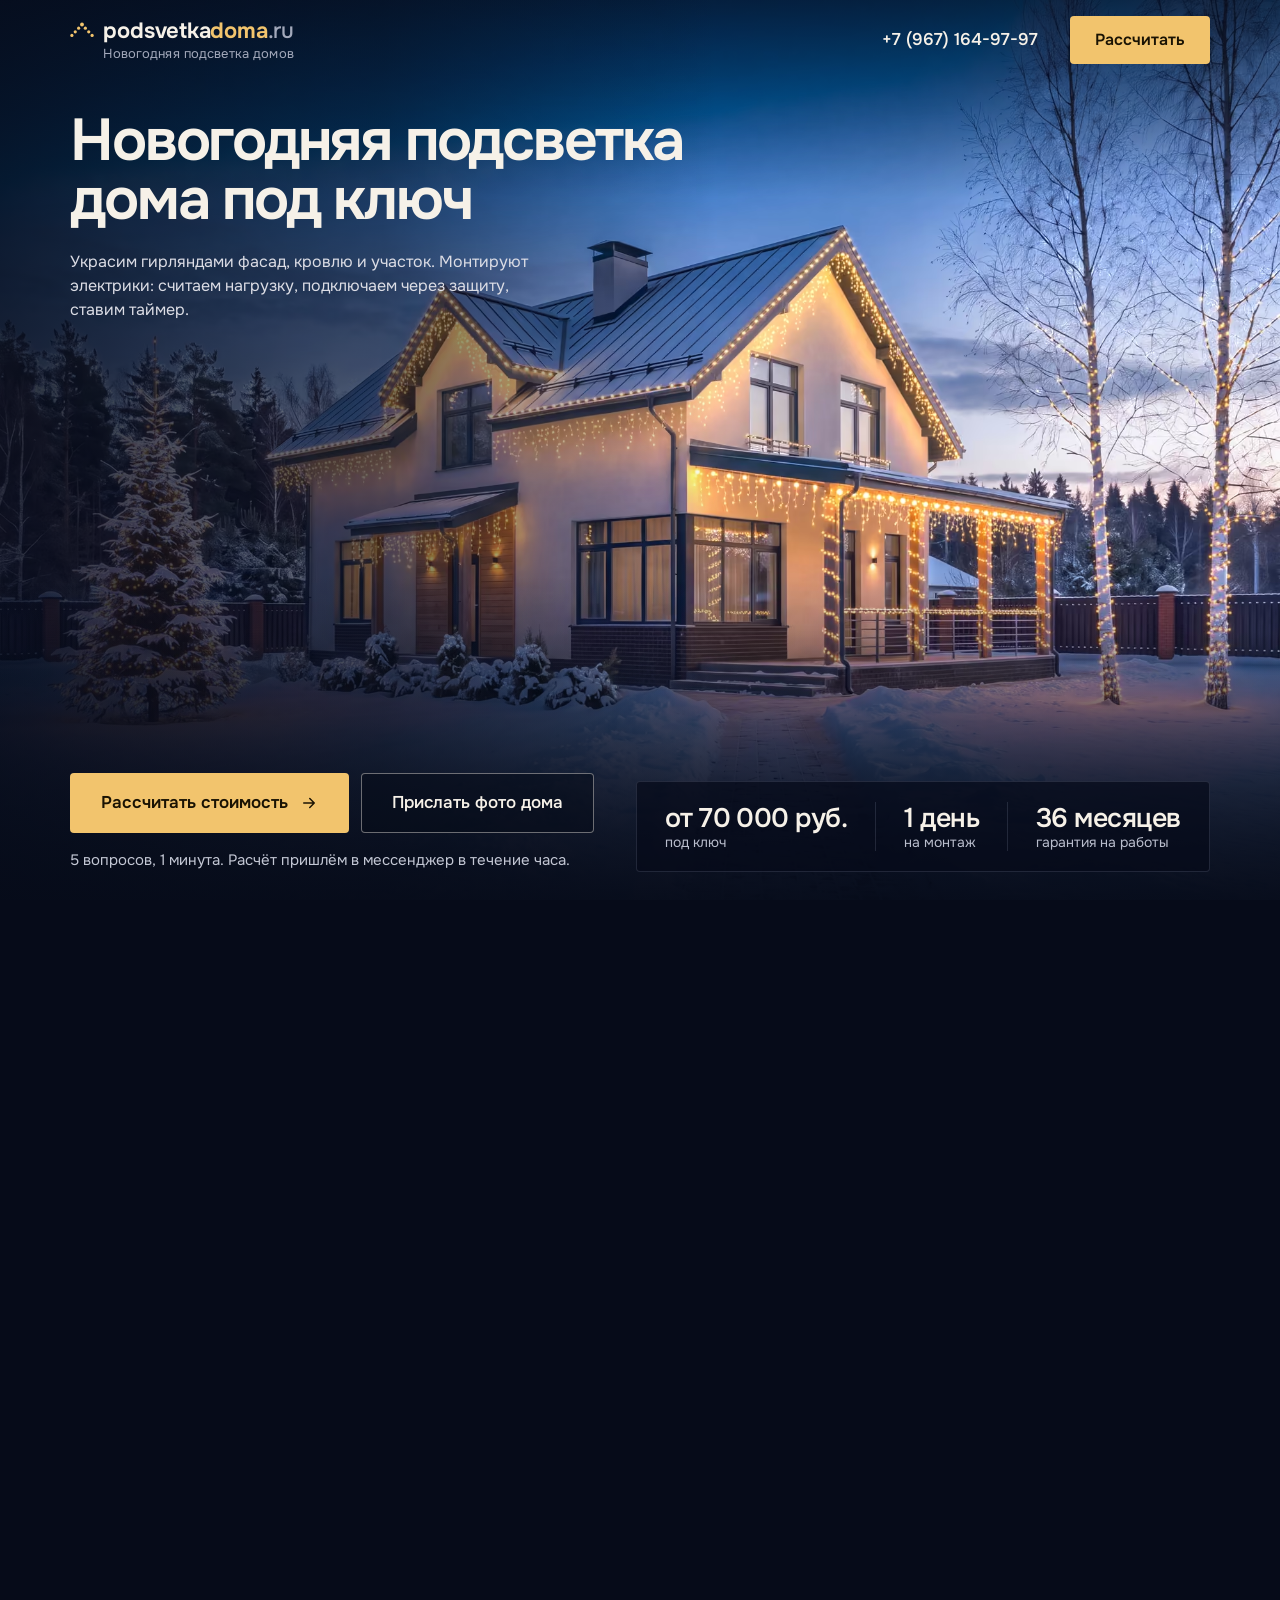
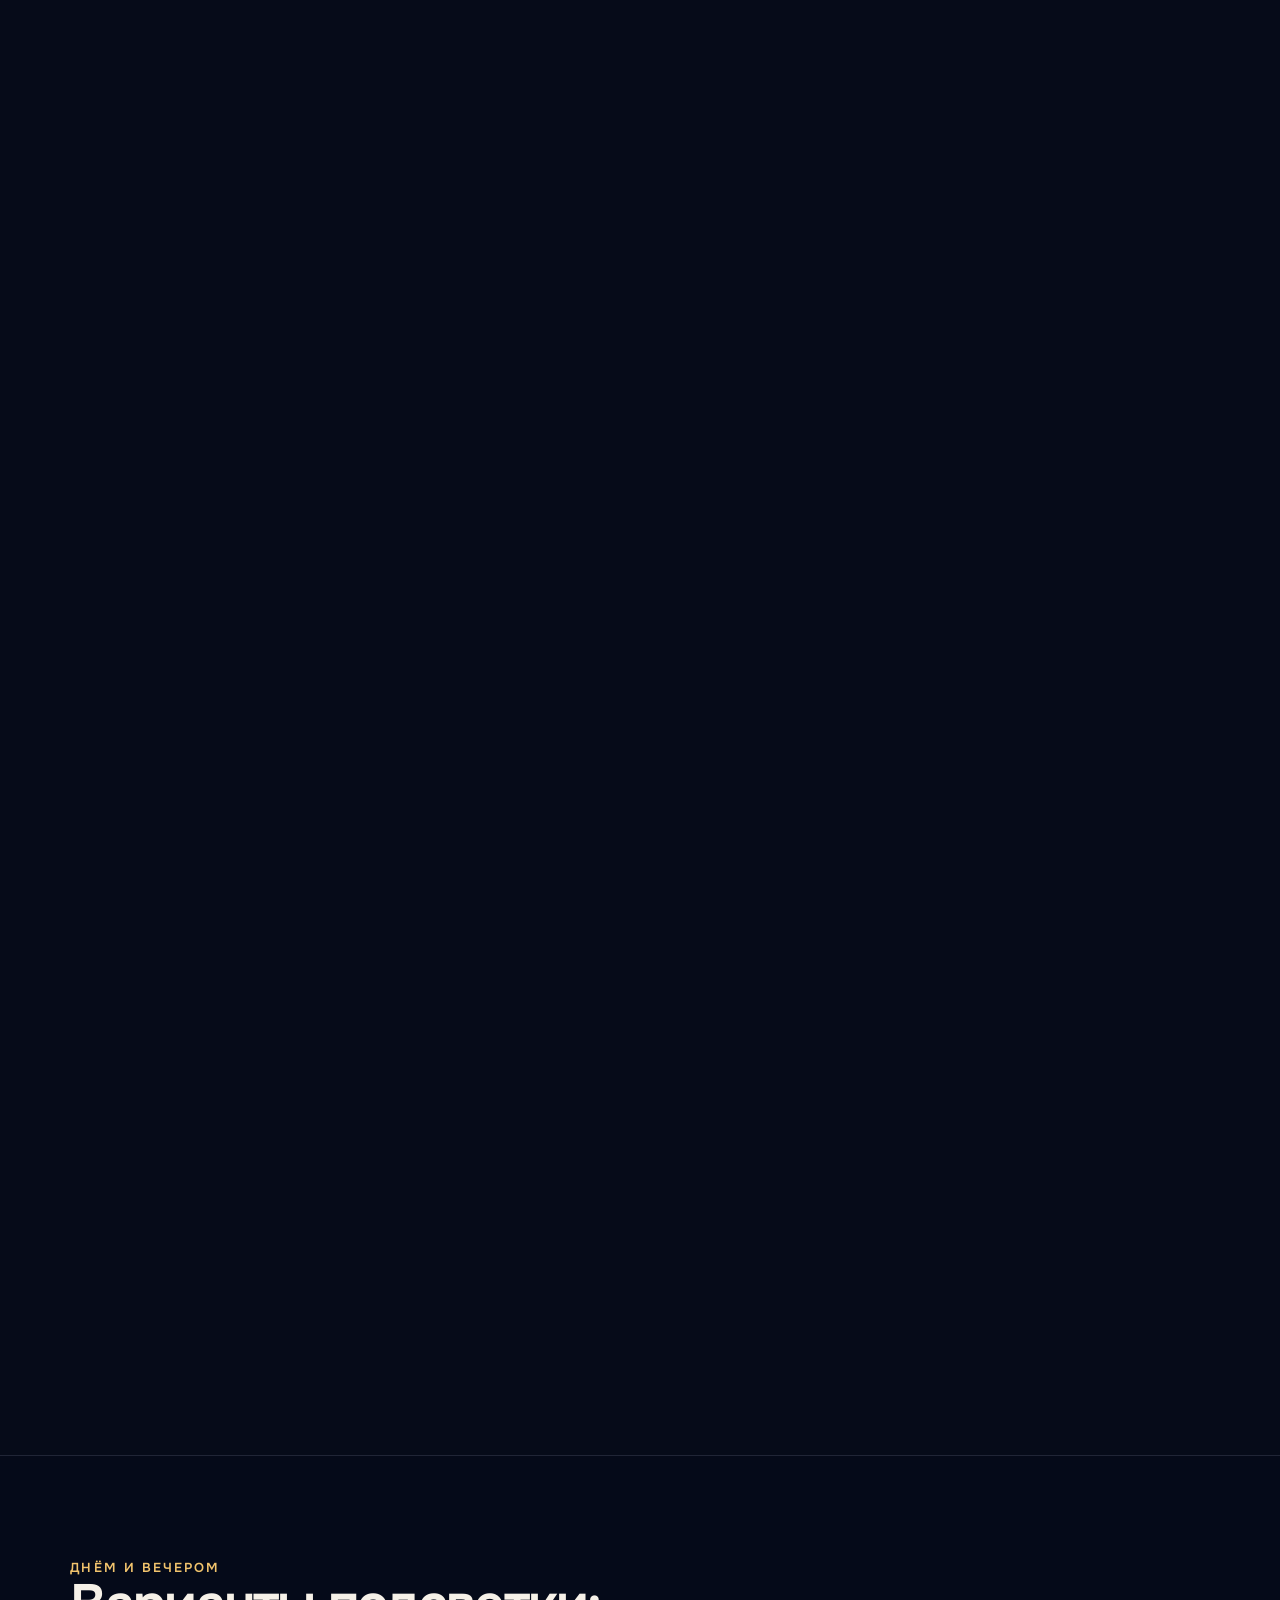
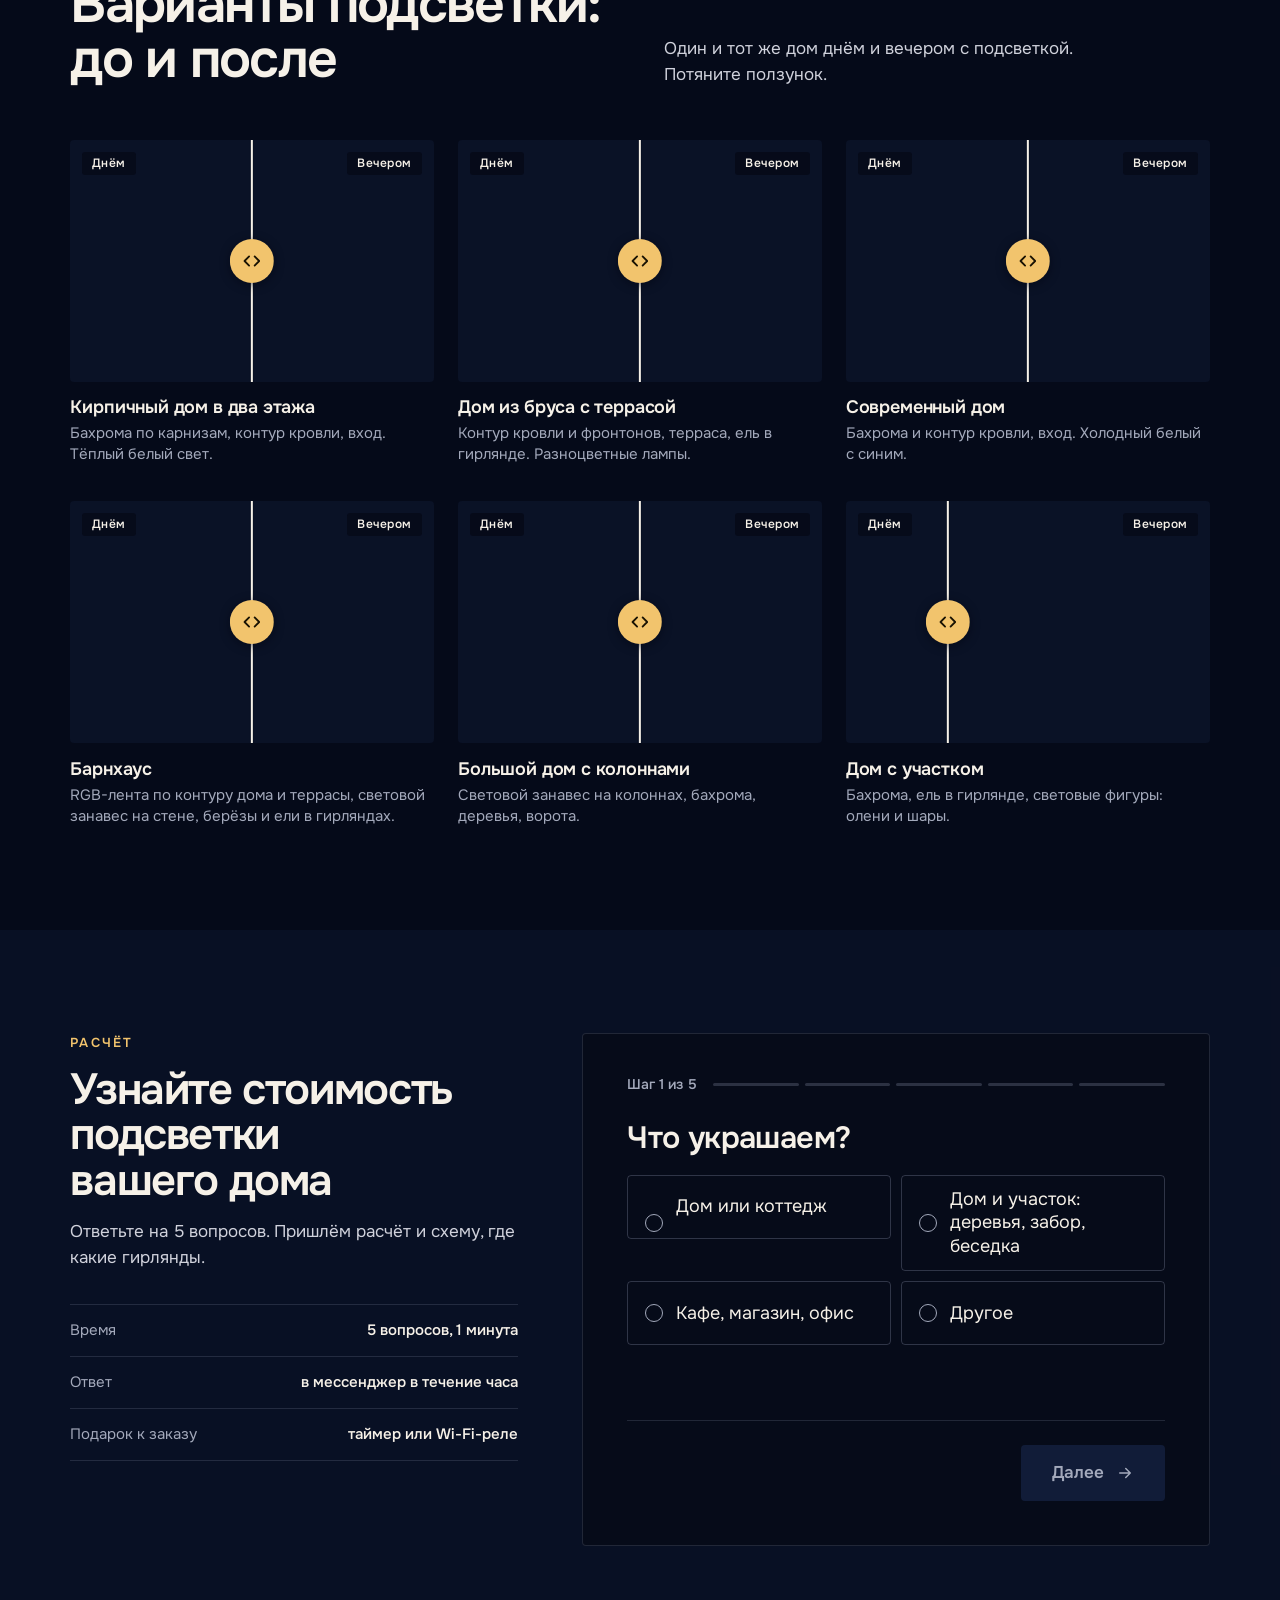
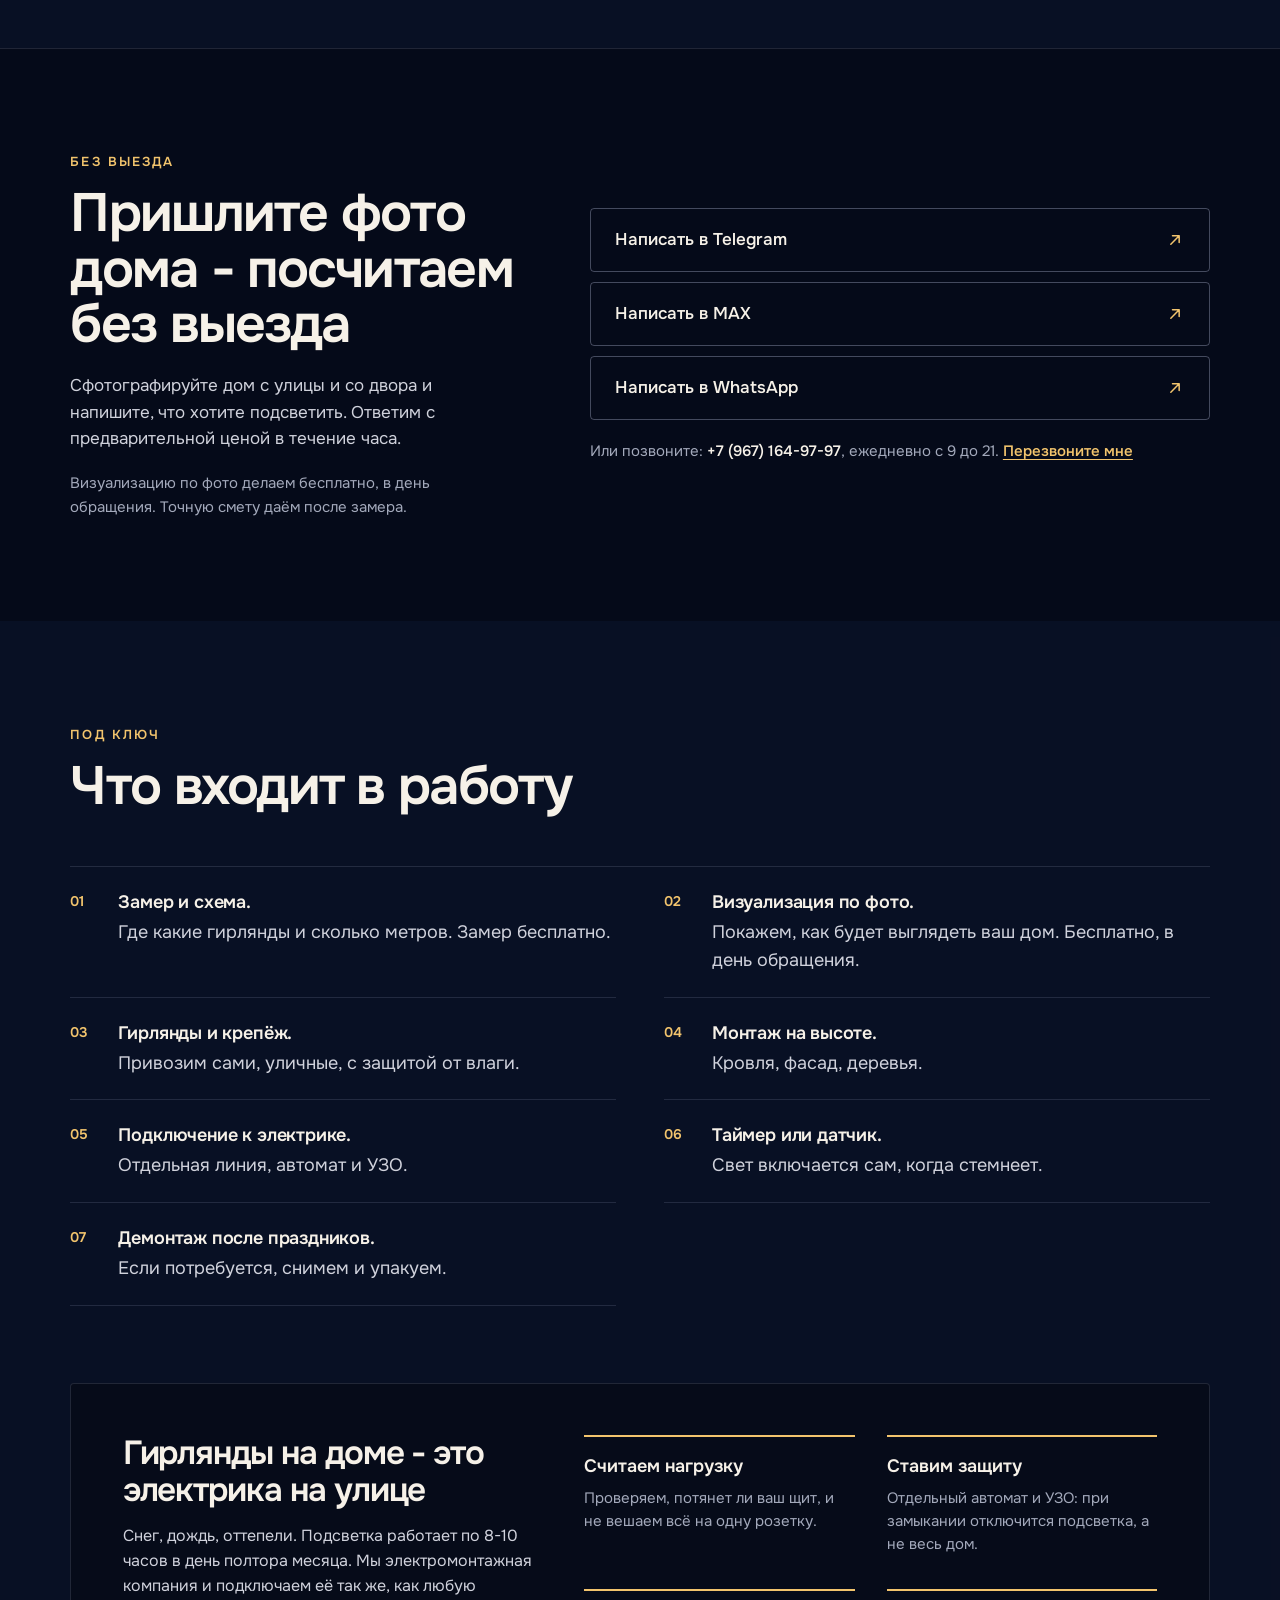
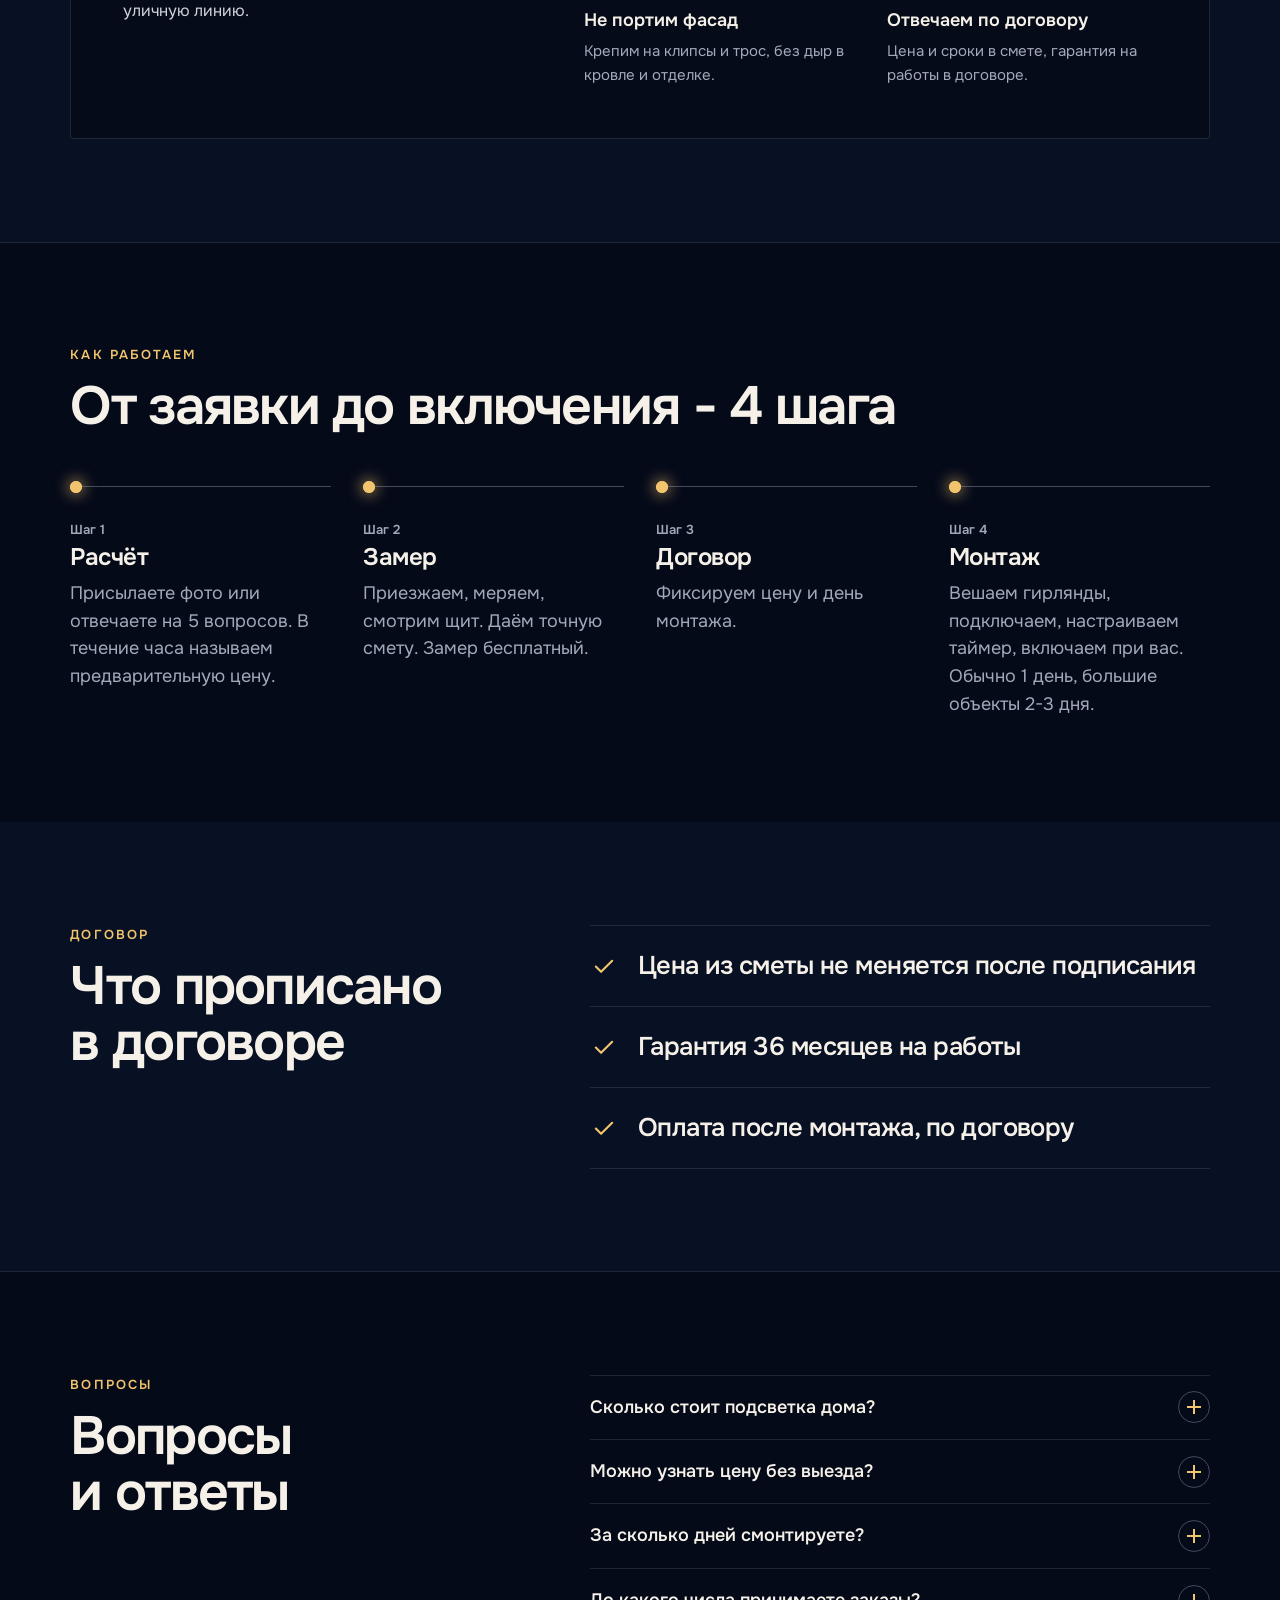
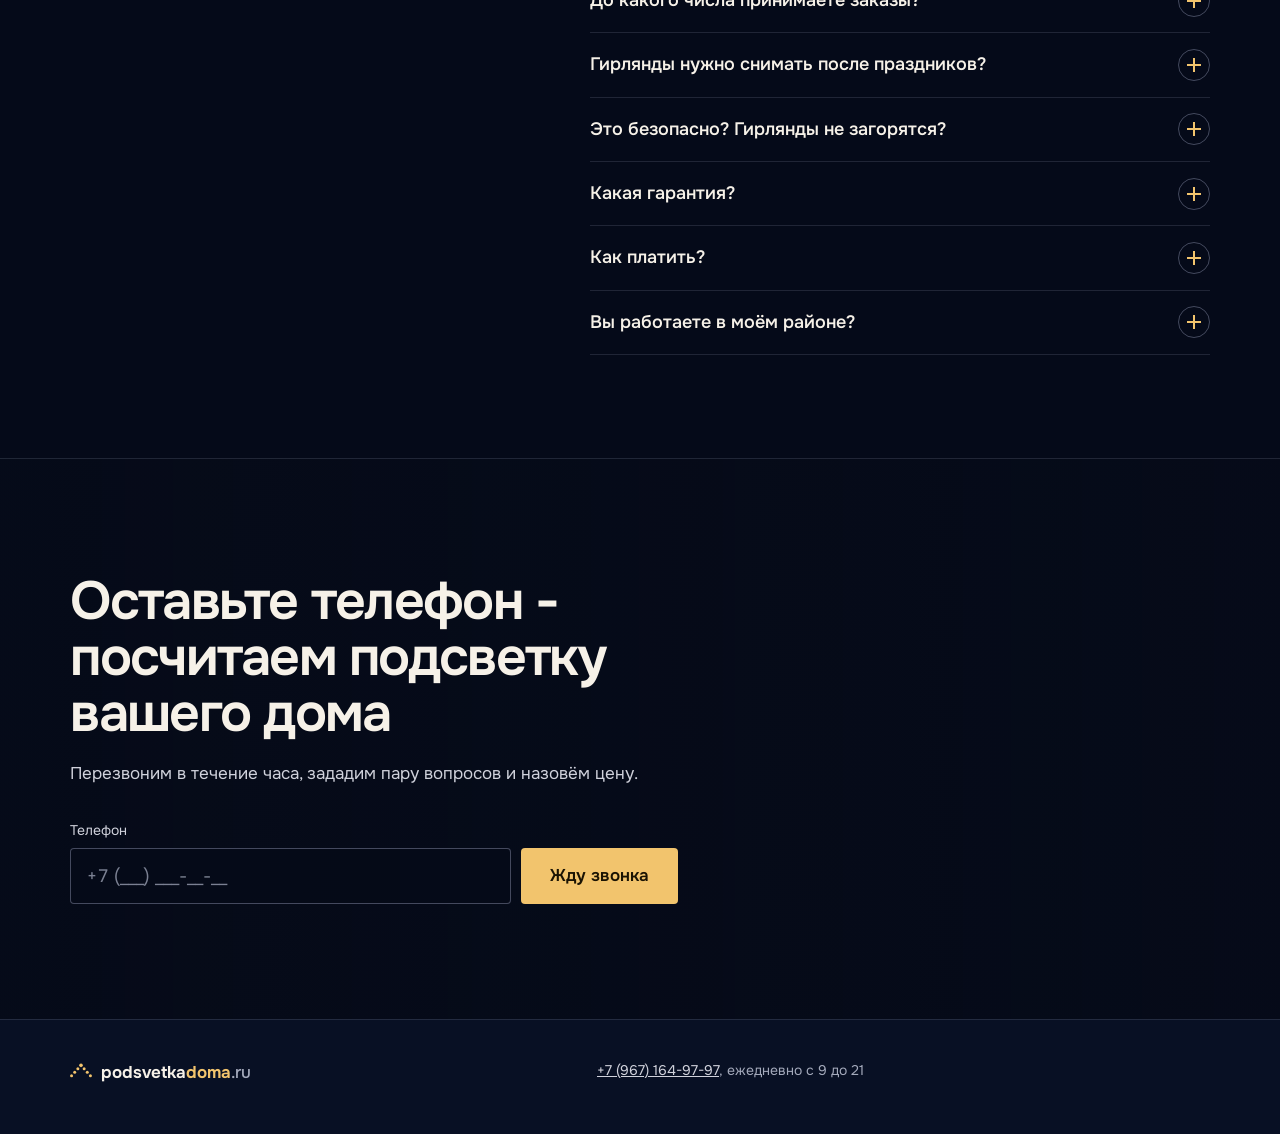
<file: index.html>
<!doctype html>
<html lang="ru">
<head>
<meta charset="utf-8">
<meta name="viewport" content="width=device-width, initial-scale=1, viewport-fit=cover">
<meta name="robots" content="noindex, nofollow">
<title>Новогодняя подсветка дома под ключ - Одинцово, Рублёвка, Красногорск, Истра | podsvetkadoma.ru</title>
<meta name="description" content="Украсим дом и участок гирляндами к Новому году. Монтируют электрики, по договору. Под ключ от 70 000 руб., монтаж за 1 день. Расчёт по фото в день обращения.">
<meta property="og:type" content="website">
<meta property="og:locale" content="ru_RU">
<meta property="og:site_name" content="podsvetkadoma.ru">
<meta property="og:title" content="Новогодняя подсветка дома под ключ - Одинцово, Рублёвка, Красногорск, Истра">
<meta property="og:description" content="Украсим дом и участок гирляндами к Новому году. Монтируют электрики, по договору. Под ключ от 70 000 руб., монтаж за 1 день. Расчёт по фото в день обращения.">
<meta property="og:url" content="https://aleksandrpolyvyannyy-oss.github.io/podsvetka-demo/">
<meta property="og:image" content="https://aleksandrpolyvyannyy-oss.github.io/podsvetka-demo/assets/og.jpg">
<meta property="og:image:width" content="1200">
<meta property="og:image:height" content="630">
<meta name="twitter:card" content="summary_large_image">
<meta name="theme-color" content="#060b19">
<link rel="icon" href="assets/favicon.svg" type="image/svg+xml">
<link rel="icon" href="favicon.ico" sizes="32x32">
<link rel="icon" href="assets/favicon-120.png" type="image/png" sizes="120x120">
<link rel="apple-touch-icon" href="assets/apple-touch-icon.png">
<link rel="preload" as="font" type="font/woff2" href="assets/fonts/onest-cyrillic.woff2" crossorigin>
<link rel="preload" as="font" type="font/woff2" href="assets/fonts/onest-latin.woff2" crossorigin>
<link rel="preload" as="image" type="image/avif" fetchpriority="high"
  imagesrcset="assets/scene/f0-1200.avif 1200w, assets/scene/f0-2000.avif 2000w"
  imagesizes="(orientation: landscape) and (max-height: 520px) 45vw, (orientation: landscape) and (min-width: 640px) max(100vw, 134vh), 92vw">
<link rel="stylesheet" href="css/style.css">
<script>document.documentElement.className = 'js';</script>
<script src="js/app.js" defer></script>
</head>
<body>

<!-- Фон под блоками после сцены: тот же кадр f5 с той же геометрией и слои мерцания.
     Слои мерцания подгружает и запускает js/app.js, когда блоки под сценой подходят к экрану -->
<div class="backdrop" id="backdrop" data-cam="full" aria-hidden="true">
  <div class="backdrop__cam">
    <picture>
      <source type="image/avif" srcset="assets/scene/f5-1200.avif 1200w, assets/scene/f5-2000.avif 2000w" sizes="(orientation: landscape) and (max-height: 520px) 45vw, (orientation: landscape) and (min-width: 640px) max(100vw, 134vh), 92vw">
      <img class="backdrop__img" src="assets/scene/f5-1200.webp" srcset="assets/scene/f5-1200.webp 1200w, assets/scene/f5-2000.webp 2000w" sizes="(orientation: landscape) and (max-height: 520px) 45vw, (orientation: landscape) and (min-width: 640px) max(100vw, 134vh), 92vw" width="1200" height="896" alt="" loading="lazy" decoding="async">
    </picture>
    <div class="backdrop__tw">
      <img class="tw" data-src="assets/scene/tw1-600.webp" data-wide="assets/scene/tw1-1000.webp" width="1000" height="747" alt="" decoding="async">
      <img class="tw" data-src="assets/scene/tw2-600.webp" data-wide="assets/scene/tw2-1000.webp" width="1000" height="747" alt="" decoding="async">
      <img class="tw" data-wide="assets/scene/tw3-1000.webp" width="1000" height="747" alt="" decoding="async">
    </div>
  </div>
</div>

<header class="head" id="head">
  <a class="logo" href="#scene" aria-label="podsvetkadoma.ru, в начало страницы">
    <span class="logo__name">podsvetka<b>doma</b><i>.ru</i></span>
    <span class="logo__sub">Новогодняя подсветка домов</span>
  </a>
  <a class="head__tel" href="tel:+79671649797">+7 (967) 164-97-97</a>
  <a class="btn btn--gold btn--sm head__btn" href="#quiz">Рассчитать</a>
</header>

<main>

<!-- Сцена: закреплённый экран + сторожа состояний. Состояние переключает IntersectionObserver в js/app.js -->
<section class="scene" id="scene" data-state="hero" data-cam="full" aria-label="Дом с новогодней подсветкой: что сколько стоит">
  <div class="scene__stage">
    <div class="scene__view">
      <div class="scene__cam">
        <picture>
          <source type="image/avif" srcset="assets/scene/f0-1200.avif 1200w, assets/scene/f0-2000.avif 2000w" sizes="(orientation: landscape) and (max-height: 520px) 45vw, (orientation: landscape) and (min-width: 640px) max(100vw, 134vh), 92vw">
          <img class="frame is-on" data-k="0" src="assets/scene/f0-1200.webp" srcset="assets/scene/f0-1200.webp 1200w, assets/scene/f0-2000.webp 2000w" sizes="(orientation: landscape) and (max-height: 520px) 45vw, (orientation: landscape) and (min-width: 640px) max(100vw, 134vh), 92vw" width="1200" height="896" alt="Загородный дом в сумерках, подсветка выключена" fetchpriority="high">
        </picture>
        <picture>
          <source type="image/avif" data-srcset="assets/scene/f1-1200.avif 1200w, assets/scene/f1-2000.avif 2000w" sizes="(orientation: landscape) and (max-height: 520px) 45vw, (orientation: landscape) and (min-width: 640px) max(100vw, 134vh), 92vw">
          <img class="frame" data-k="1" data-srcset="assets/scene/f1-1200.webp 1200w, assets/scene/f1-2000.webp 2000w" sizes="(orientation: landscape) and (max-height: 520px) 45vw, (orientation: landscape) and (min-width: 640px) max(100vw, 134vh), 92vw" width="1200" height="896" alt="">
        </picture>
        <picture>
          <source type="image/avif" data-srcset="assets/scene/f2-1200.avif 1200w, assets/scene/f2-2000.avif 2000w" sizes="(orientation: landscape) and (max-height: 520px) 45vw, (orientation: landscape) and (min-width: 640px) max(100vw, 134vh), 92vw">
          <img class="frame" data-k="2" data-srcset="assets/scene/f2-1200.webp 1200w, assets/scene/f2-2000.webp 2000w" sizes="(orientation: landscape) and (max-height: 520px) 45vw, (orientation: landscape) and (min-width: 640px) max(100vw, 134vh), 92vw" width="1200" height="896" alt="">
        </picture>
        <picture>
          <source type="image/avif" data-srcset="assets/scene/f3-1200.avif 1200w, assets/scene/f3-2000.avif 2000w" sizes="(orientation: landscape) and (max-height: 520px) 45vw, (orientation: landscape) and (min-width: 640px) max(100vw, 134vh), 92vw">
          <img class="frame" data-k="3" data-srcset="assets/scene/f3-1200.webp 1200w, assets/scene/f3-2000.webp 2000w" sizes="(orientation: landscape) and (max-height: 520px) 45vw, (orientation: landscape) and (min-width: 640px) max(100vw, 134vh), 92vw" width="1200" height="896" alt="">
        </picture>
        <picture>
          <source type="image/avif" data-srcset="assets/scene/f4-1200.avif 1200w, assets/scene/f4-2000.avif 2000w" sizes="(orientation: landscape) and (max-height: 520px) 45vw, (orientation: landscape) and (min-width: 640px) max(100vw, 134vh), 92vw">
          <img class="frame" data-k="4" data-srcset="assets/scene/f4-1200.webp 1200w, assets/scene/f4-2000.webp 2000w" sizes="(orientation: landscape) and (max-height: 520px) 45vw, (orientation: landscape) and (min-width: 640px) max(100vw, 134vh), 92vw" width="1200" height="896" alt="">
        </picture>
        <picture>
          <source type="image/avif" srcset="assets/scene/f5-1200.avif 1200w, assets/scene/f5-2000.avif 2000w" sizes="(orientation: landscape) and (max-height: 520px) 45vw, (orientation: landscape) and (min-width: 640px) max(100vw, 134vh), 92vw">
          <img class="frame" data-k="5" src="assets/scene/f5-1200.webp" srcset="assets/scene/f5-1200.webp 1200w, assets/scene/f5-2000.webp 2000w" sizes="(orientation: landscape) and (max-height: 520px) 45vw, (orientation: landscape) and (min-width: 640px) max(100vw, 134vh), 92vw" width="1200" height="896" alt="Тот же дом с подсветкой: контур кровли, бахрома, терраса, ёлка и берёзы">
        </picture>
      </div>
      <div class="scene__shade"></div>
    </div>

    <div class="scene__panel">
      <div class="hero">
        <div class="hero__top">
          <h1>Новогодняя подсветка<br> дома под ключ</h1>
          <p class="hero__sub">Украсим гирляндами фасад, кровлю и участок. <span>Монтируют электрики: считаем нагрузку, подключаем через защиту, ставим таймер.</span></p>
        </div>
        <div class="hero__bottom">
          <div class="hero__act">
            <div class="hero__cta">
              <a class="btn btn--gold btn--arrow" href="#quiz">Рассчитать стоимость</a>
              <a class="btn btn--line" href="#photo">Прислать фото дома</a>
            </div>
            <p class="hero__note">5 вопросов, 1 минута. Расчёт пришлём в мессенджер в течение часа.</p>
          </div>
          <div class="hero__info">
            <ul class="facts">
              <li><b>от 70&nbsp;000 руб.</b><span>под ключ</span></li>
              <li><b>1 день</b><span>на монтаж</span></li>
              <li><b>36 месяцев</b><span>гарантия на работы</span></li>
            </ul>
          </div>
        </div>
      </div>

      <div class="scard scard--dark">
        <p class="scard__n">До монтажа</p>
        <p class="scard__t">Так дом выглядит сейчас</p>
        <p class="scard__d">Листайте - включим свет по частям.</p>
      </div>

      <!-- Карточки шагов собирает js/app.js из массива STEPS -->
      <div class="scards" id="scards"></div>

      <div class="scard scard--final">
        <p class="scard__n">Все 5 шагов</p>
        <p class="scard__t">Весь дом как на картинке - <b><span data-total>250&nbsp;400</span> руб.</b> под ключ</p>
        <p class="scard__d">Посчитаем ваш.</p>
        <a class="btn btn--gold btn--arrow" href="#quiz">Рассчитать стоимость</a>
      </div>

      <ol class="bulbs scene__bulbs" aria-hidden="true"><li></li><li></li><li></li><li></li><li></li></ol>
    </div>
  </div>

  <div class="scene__track" aria-hidden="true">
    <i data-state="hero"></i><i data-state="dark"></i><i data-state="1"></i><i data-state="2"></i><i data-state="3"></i><i data-state="4"></i><i data-state="5"></i><i data-state="final"></i>
  </div>
</section>

<section class="sec" id="variants">
  <div class="wrap">
    <div class="sec__head sec__head--row rv">
      <div>
        <p class="eyebrow">Днём и вечером</p>
        <h2>Варианты подсветки: до и после</h2>
      </div>
      <p>Один и тот же дом днём и вечером с подсветкой. Потяните ползунок.</p>
    </div>
    <!-- Шторка: снизу дневной кадр, сверху вечерний, обрезанный по линии. Линию двигает input[type=range], js/app.js пишет его значение в --pos -->
    <ul class="bas">
      <li class="ba rv"><figure>
        <div class="ba__view">
          <picture>
            <source type="image/avif" srcset="assets/works/ba1-before-640.avif 640w, assets/works/ba1-before-1280.avif 1280w" sizes="(min-width: 1440px) 411px, (min-width: 1200px) 29vw, (min-width: 640px) 45vw, calc(100vw - 2.5rem)">
            <img class="ba__img" src="assets/works/ba1-before-640.webp" srcset="assets/works/ba1-before-640.webp 640w, assets/works/ba1-before-1280.webp 1280w" sizes="(min-width: 1440px) 411px, (min-width: 1200px) 29vw, (min-width: 640px) 45vw, calc(100vw - 2.5rem)" width="640" height="427" alt="Кирпичный дом в два этажа днём, без подсветки" loading="lazy" decoding="async">
          </picture>
          <div class="ba__cut ba__cut--day" aria-hidden="true"><span class="ba__tag">Днём</span></div>
          <div class="ba__cut ba__cut--eve">
            <picture>
              <source type="image/avif" srcset="assets/works/ba1-after-640.avif 640w, assets/works/ba1-after-1280.avif 1280w" sizes="(min-width: 1440px) 411px, (min-width: 1200px) 29vw, (min-width: 640px) 45vw, calc(100vw - 2.5rem)">
              <img class="ba__img" src="assets/works/ba1-after-640.webp" srcset="assets/works/ba1-after-640.webp 640w, assets/works/ba1-after-1280.webp 1280w" sizes="(min-width: 1440px) 411px, (min-width: 1200px) 29vw, (min-width: 640px) 45vw, calc(100vw - 2.5rem)" width="640" height="427" alt="Тот же кирпичный дом вечером: бахрома по карнизам, контур кровли и подсветка входа, тёплый белый свет" loading="lazy" decoding="async">
            </picture>
            <span class="ba__tag" aria-hidden="true">Вечером</span>
          </div>
          <input class="ba__range" type="range" min="0" max="100" step="any" value="50" aria-label="Сравнить день и вечер: кирпичный дом в два этажа" aria-valuetext="Вечерний кадр открыт на 50%">
          <span class="ba__line" aria-hidden="true"></span>
        </div>
        <figcaption><b>Кирпичный дом в два этажа</b><span>Бахрома по карнизам, контур кровли, вход. Тёплый белый свет.</span></figcaption>
      </figure></li>
      <li class="ba rv"><figure>
        <div class="ba__view">
          <picture>
            <source type="image/avif" srcset="assets/works/ba2-before-640.avif 640w, assets/works/ba2-before-1280.avif 1280w" sizes="(min-width: 1440px) 411px, (min-width: 1200px) 29vw, (min-width: 640px) 45vw, calc(100vw - 2.5rem)">
            <img class="ba__img" src="assets/works/ba2-before-640.webp" srcset="assets/works/ba2-before-640.webp 640w, assets/works/ba2-before-1280.webp 1280w" sizes="(min-width: 1440px) 411px, (min-width: 1200px) 29vw, (min-width: 640px) 45vw, calc(100vw - 2.5rem)" width="640" height="427" alt="Дом из бруса с террасой днём, без подсветки" loading="lazy" decoding="async">
          </picture>
          <div class="ba__cut ba__cut--day" aria-hidden="true"><span class="ba__tag">Днём</span></div>
          <div class="ba__cut ba__cut--eve">
            <picture>
              <source type="image/avif" srcset="assets/works/ba2-after-640.avif 640w, assets/works/ba2-after-1280.avif 1280w" sizes="(min-width: 1440px) 411px, (min-width: 1200px) 29vw, (min-width: 640px) 45vw, calc(100vw - 2.5rem)">
              <img class="ba__img" src="assets/works/ba2-after-640.webp" srcset="assets/works/ba2-after-640.webp 640w, assets/works/ba2-after-1280.webp 1280w" sizes="(min-width: 1440px) 411px, (min-width: 1200px) 29vw, (min-width: 640px) 45vw, calc(100vw - 2.5rem)" width="640" height="427" alt="Тот же дом из бруса вечером: разноцветная гирлянда по контуру кровли, фронтону и террасе, ель в разноцветной гирлянде" loading="lazy" decoding="async">
            </picture>
            <span class="ba__tag" aria-hidden="true">Вечером</span>
          </div>
          <input class="ba__range" type="range" min="0" max="100" step="any" value="50" aria-label="Сравнить день и вечер: дом из бруса с террасой" aria-valuetext="Вечерний кадр открыт на 50%">
          <span class="ba__line" aria-hidden="true"></span>
        </div>
        <figcaption><b>Дом из бруса с террасой</b><span>Контур кровли и фронтонов, терраса, ель в гирлянде. Разноцветные лампы.</span></figcaption>
      </figure></li>
      <li class="ba rv"><figure>
        <div class="ba__view">
          <picture>
            <source type="image/avif" srcset="assets/works/ba3-before-640.avif 640w, assets/works/ba3-before-1280.avif 1280w" sizes="(min-width: 1440px) 411px, (min-width: 1200px) 29vw, (min-width: 640px) 45vw, calc(100vw - 2.5rem)">
            <img class="ba__img" src="assets/works/ba3-before-640.webp" srcset="assets/works/ba3-before-640.webp 640w, assets/works/ba3-before-1280.webp 1280w" sizes="(min-width: 1440px) 411px, (min-width: 1200px) 29vw, (min-width: 640px) 45vw, calc(100vw - 2.5rem)" width="640" height="427" alt="Современный дом днём, без подсветки" loading="lazy" decoding="async">
          </picture>
          <div class="ba__cut ba__cut--day" aria-hidden="true"><span class="ba__tag">Днём</span></div>
          <div class="ba__cut ba__cut--eve">
            <picture>
              <source type="image/avif" srcset="assets/works/ba3-after-640.avif 640w, assets/works/ba3-after-1280.avif 1280w" sizes="(min-width: 1440px) 411px, (min-width: 1200px) 29vw, (min-width: 640px) 45vw, calc(100vw - 2.5rem)">
              <img class="ba__img" src="assets/works/ba3-after-640.webp" srcset="assets/works/ba3-after-640.webp 640w, assets/works/ba3-after-1280.webp 1280w" sizes="(min-width: 1440px) 411px, (min-width: 1200px) 29vw, (min-width: 640px) 45vw, calc(100vw - 2.5rem)" width="640" height="427" alt="Тот же современный дом вечером: бахрома холодного белого и синего цвета по карнизам, контур кровли и входа" loading="lazy" decoding="async">
            </picture>
            <span class="ba__tag" aria-hidden="true">Вечером</span>
          </div>
          <input class="ba__range" type="range" min="0" max="100" step="any" value="50" aria-label="Сравнить день и вечер: современный дом" aria-valuetext="Вечерний кадр открыт на 50%">
          <span class="ba__line" aria-hidden="true"></span>
        </div>
        <figcaption><b>Современный дом</b><span>Бахрома и контур кровли, вход. Холодный белый с синим.</span></figcaption>
      </figure></li>
      <li class="ba rv"><figure>
        <div class="ba__view">
          <picture>
            <source type="image/avif" srcset="assets/works/ba4-before-640.avif 640w, assets/works/ba4-before-1280.avif 1280w" sizes="(min-width: 1440px) 411px, (min-width: 1200px) 29vw, (min-width: 640px) 45vw, calc(100vw - 2.5rem)">
            <img class="ba__img" src="assets/works/ba4-before-640.webp" srcset="assets/works/ba4-before-640.webp 640w, assets/works/ba4-before-1280.webp 1280w" sizes="(min-width: 1440px) 411px, (min-width: 1200px) 29vw, (min-width: 640px) 45vw, calc(100vw - 2.5rem)" width="640" height="427" alt="Барнхаус днём, без подсветки" loading="lazy" decoding="async">
          </picture>
          <div class="ba__cut ba__cut--day" aria-hidden="true"><span class="ba__tag">Днём</span></div>
          <div class="ba__cut ba__cut--eve">
            <picture>
              <source type="image/avif" srcset="assets/works/ba4-after-640.avif 640w, assets/works/ba4-after-1280.avif 1280w" sizes="(min-width: 1440px) 411px, (min-width: 1200px) 29vw, (min-width: 640px) 45vw, calc(100vw - 2.5rem)">
              <img class="ba__img" src="assets/works/ba4-after-640.webp" srcset="assets/works/ba4-after-640.webp 640w, assets/works/ba4-after-1280.webp 1280w" sizes="(min-width: 1440px) 411px, (min-width: 1200px) 29vw, (min-width: 640px) 45vw, calc(100vw - 2.5rem)" width="640" height="427" alt="Тот же барнхаус вечером: разноцветная RGB-лента по контуру торца, карнизу и террасе, световой занавес на стене, берёзы и ели в гирляндах" loading="lazy" decoding="async">
            </picture>
            <span class="ba__tag" aria-hidden="true">Вечером</span>
          </div>
          <input class="ba__range" type="range" min="0" max="100" step="any" value="50" aria-label="Сравнить день и вечер: барнхаус" aria-valuetext="Вечерний кадр открыт на 50%">
          <span class="ba__line" aria-hidden="true"></span>
        </div>
        <figcaption><b>Барнхаус</b><span>RGB-лента по контуру дома и террасы, световой занавес на стене, берёзы и ели в гирляндах.</span></figcaption>
      </figure></li>
      <li class="ba rv"><figure>
        <div class="ba__view">
          <picture>
            <source type="image/avif" srcset="assets/works/ba5-before-640.avif 640w, assets/works/ba5-before-1280.avif 1280w" sizes="(min-width: 1440px) 411px, (min-width: 1200px) 29vw, (min-width: 640px) 45vw, calc(100vw - 2.5rem)">
            <img class="ba__img" src="assets/works/ba5-before-640.webp" srcset="assets/works/ba5-before-640.webp 640w, assets/works/ba5-before-1280.webp 1280w" sizes="(min-width: 1440px) 411px, (min-width: 1200px) 29vw, (min-width: 640px) 45vw, calc(100vw - 2.5rem)" width="640" height="427" alt="Большой дом с колоннами днём, без подсветки" loading="lazy" decoding="async">
          </picture>
          <div class="ba__cut ba__cut--day" aria-hidden="true"><span class="ba__tag">Днём</span></div>
          <div class="ba__cut ba__cut--eve">
            <picture>
              <source type="image/avif" srcset="assets/works/ba5-after-640.avif 640w, assets/works/ba5-after-1280.avif 1280w" sizes="(min-width: 1440px) 411px, (min-width: 1200px) 29vw, (min-width: 640px) 45vw, calc(100vw - 2.5rem)">
              <img class="ba__img" src="assets/works/ba5-after-640.webp" srcset="assets/works/ba5-after-640.webp 640w, assets/works/ba5-after-1280.webp 1280w" sizes="(min-width: 1440px) 411px, (min-width: 1200px) 29vw, (min-width: 640px) 45vw, calc(100vw - 2.5rem)" width="640" height="427" alt="Тот же дом с колоннами вечером: световой занавес на колоннах, бахрома, гирлянды на деревьях и воротах" loading="lazy" decoding="async">
            </picture>
            <span class="ba__tag" aria-hidden="true">Вечером</span>
          </div>
          <input class="ba__range" type="range" min="0" max="100" step="any" value="50" aria-label="Сравнить день и вечер: большой дом с колоннами" aria-valuetext="Вечерний кадр открыт на 50%">
          <span class="ba__line" aria-hidden="true"></span>
        </div>
        <figcaption><b>Большой дом с колоннами</b><span>Световой занавес на колоннах, бахрома, деревья, ворота.</span></figcaption>
      </figure></li>
      <li class="ba rv"><figure>
        <div class="ba__view" style="--pos: 28%">
          <picture>
            <source type="image/avif" srcset="assets/works/ba6-before-640.avif 640w, assets/works/ba6-before-1280.avif 1280w" sizes="(min-width: 1440px) 411px, (min-width: 1200px) 29vw, (min-width: 640px) 45vw, calc(100vw - 2.5rem)">
            <img class="ba__img" src="assets/works/ba6-before-640.webp" srcset="assets/works/ba6-before-640.webp 640w, assets/works/ba6-before-1280.webp 1280w" sizes="(min-width: 1440px) 411px, (min-width: 1200px) 29vw, (min-width: 640px) 45vw, calc(100vw - 2.5rem)" width="640" height="427" alt="Дом с участком днём, без подсветки" loading="lazy" decoding="async">
          </picture>
          <div class="ba__cut ba__cut--day" aria-hidden="true"><span class="ba__tag">Днём</span></div>
          <div class="ba__cut ba__cut--eve">
            <picture>
              <source type="image/avif" srcset="assets/works/ba6-after-640.avif 640w, assets/works/ba6-after-1280.avif 1280w" sizes="(min-width: 1440px) 411px, (min-width: 1200px) 29vw, (min-width: 640px) 45vw, calc(100vw - 2.5rem)">
              <img class="ba__img" src="assets/works/ba6-after-640.webp" srcset="assets/works/ba6-after-640.webp 640w, assets/works/ba6-after-1280.webp 1280w" sizes="(min-width: 1440px) 411px, (min-width: 1200px) 29vw, (min-width: 640px) 45vw, calc(100vw - 2.5rem)" width="640" height="427" alt="Тот же дом вечером: бахрома, ель в гирлянде, световые фигуры - олени и шары" loading="lazy" decoding="async">
            </picture>
            <span class="ba__tag" aria-hidden="true">Вечером</span>
          </div>
          <input class="ba__range" type="range" min="0" max="100" step="any" value="28" aria-label="Сравнить день и вечер: дом с участком" aria-valuetext="Вечерний кадр открыт на 72%">
          <span class="ba__line" aria-hidden="true"></span>
        </div>
        <figcaption><b>Дом с участком</b><span>Бахрома, ель в гирлянде, световые фигуры: олени и шары.</span></figcaption>
      </figure></li>
    </ul>
  </div>
</section>

<section class="sec sec--alt" id="quiz">
  <div class="wrap quizgrid">
    <div class="sec__head rv">
      <p class="eyebrow">Расчёт</p>
      <h2>Узнайте стоимость подсветки вашего дома</h2>
      <p>Ответьте на 5 вопросов. Пришлём расчёт и схему, где какие гирлянды.</p>
      <dl class="terms">
        <div><dt>Время</dt><dd>5 вопросов, 1 минута</dd></div>
        <div><dt>Ответ</dt><dd>в мессенджер в течение часа</dd></div>
        <div><dt>Подарок к заказу</dt><dd>таймер или Wi-Fi-реле</dd></div>
      </dl>
    </div>

    <form class="quiz rv" id="quiz-form" data-lead="quiz" data-goal="quiz_sent" novalidate>
      <div class="quiz__head">
        <p class="quiz__count" aria-live="polite">Шаг 1 из 5</p>
        <ol class="bulbs quiz__bulbs" aria-hidden="true"><li></li><li></li><li></li><li></li><li></li></ol>
      </div>

      <fieldset class="quiz__step is-on" data-auto>
        <legend tabindex="-1">Что украшаем?</legend>
        <div class="opts">
          <label class="opt"><input type="radio" name="object" value="Дом или коттедж"><span>Дом или коттедж</span></label>
          <label class="opt"><input type="radio" name="object" value="Дом и участок"><span>Дом и участок: деревья, забор, беседка</span></label>
          <label class="opt"><input type="radio" name="object" value="Кафе, магазин, офис"><span>Кафе, магазин, офис</span></label>
          <label class="opt"><input type="radio" name="object" value="Другое"><span>Другое</span></label>
        </div>
      </fieldset>

      <fieldset class="quiz__step">
        <legend tabindex="-1">Что хотите подсветить? <small>Можно выбрать несколько</small></legend>
        <div class="opts">
          <label class="opt"><input type="checkbox" name="zones" value="Контур кровли"><span>Контур кровли</span></label>
          <label class="opt"><input type="checkbox" name="zones" value="Фасад и окна"><span>Фасад и окна</span></label>
          <label class="opt"><input type="checkbox" name="zones" value="Вход, крыльцо, терраса"><span>Вход, крыльцо, террасу</span></label>
          <label class="opt"><input type="checkbox" name="zones" value="Деревья или ёлка"><span>Деревья или ёлку</span></label>
          <label class="opt"><input type="checkbox" name="zones" value="Забор и ворота"><span>Забор и ворота</span></label>
          <label class="opt"><input type="checkbox" name="zones" value="Не знаю, посоветуйте"><span>Пока не знаю, посоветуйте</span></label>
        </div>
      </fieldset>

      <fieldset class="quiz__step" data-auto>
        <legend tabindex="-1">Какой свет нравится?</legend>
        <div class="opts">
          <label class="opt"><input type="radio" name="light" value="Тёплый белый"><span>Тёплый белый</span></label>
          <label class="opt"><input type="radio" name="light" value="Холодный белый"><span>Холодный белый</span></label>
          <label class="opt"><input type="radio" name="light" value="Разноцветный"><span>Разноцветный</span></label>
          <label class="opt"><input type="radio" name="light" value="Не решил"><span>Пока не решил</span></label>
        </div>
      </fieldset>

      <fieldset class="quiz__step" data-auto>
        <legend tabindex="-1">Какой размер дома?</legend>
        <div class="opts">
          <label class="opt"><input type="radio" name="size" value="До 100 кв. м"><span>Один этаж, до 100 кв. м</span></label>
          <label class="opt"><input type="radio" name="size" value="100-200 кв. м"><span>100-200 кв. м</span></label>
          <label class="opt"><input type="radio" name="size" value="200-300 кв. м"><span>200-300 кв. м</span></label>
          <label class="opt"><input type="radio" name="size" value="Больше 300 кв. м"><span>Больше 300 кв. м</span></label>
          <label class="opt"><input type="radio" name="size" value="Не знаю"><span>Не знаю</span></label>
        </div>
      </fieldset>

      <fieldset class="quiz__step" data-auto>
        <legend tabindex="-1">Где находится дом?</legend>
        <div class="opts">
          <label class="opt"><input type="radio" name="area" value="Одинцово, Рублёвка"><span>Одинцово, Рублёвка</span></label>
          <label class="opt"><input type="radio" name="area" value="Красногорск, Нахабино, Дедовск"><span>Красногорск, Нахабино, Дедовск</span></label>
          <label class="opt"><input type="radio" name="area" value="Истра, Звенигород"><span>Истра, Звенигород</span></label>
          <label class="opt"><input type="radio" name="area" value="Солнечногорск, Зеленоград"><span>Солнечногорск, Зеленоград</span></label>
          <label class="opt"><input type="radio" name="area" value="Другой район"><span>Другой район</span></label>
        </div>
      </fieldset>

      <fieldset class="quiz__step" data-auto data-optional data-label="Подарок">
        <legend tabindex="-1">Выберите подарок к заказу</legend>
        <div class="opts">
          <label class="opt"><input type="radio" name="gift" value="Таймер"><span>Таймер <small>подсветка включается и выключается сама</small></span></label>
          <label class="opt"><input type="radio" name="gift" value="Wi-Fi-реле"><span>Wi-Fi-реле <small>включаете и выключаете свет с телефона</small></span></label>
        </div>
      </fieldset>

      <fieldset class="quiz__step quiz__step--contact" data-label="Остался телефон">
        <legend tabindex="-1">Куда прислать расчёт?</legend>
        <p class="quiz__lead">Оставьте телефон - пришлём расчёт и ответим на вопросы.</p>
        <div class="field">
          <label for="q-phone">Телефон</label>
          <input id="q-phone" name="phone" type="tel" inputmode="tel" autocomplete="tel" placeholder="+7 (___) ___-__-__" aria-describedby="q-phone-err">
          <p class="field__err" id="q-phone-err" data-err="phone" role="alert"></p>
        </div>
        <div class="field">
          <span class="field__label" id="q-via">Как связаться</span>
          <div class="chips" role="radiogroup" aria-labelledby="q-via">
            <label class="opt opt--chip"><input type="radio" name="via" value="Telegram" checked><span>Telegram</span></label>
            <label class="opt opt--chip"><input type="radio" name="via" value="MAX"><span>MAX</span></label>
            <label class="opt opt--chip"><input type="radio" name="via" value="WhatsApp"><span>WhatsApp</span></label>
            <label class="opt opt--chip"><input type="radio" name="via" value="Звонок"><span>Позвоните мне</span></label>
          </div>
        </div>
        <button class="btn btn--gold" type="submit">Получить расчёт</button>
      </fieldset>

      <div class="quiz__nav">
        <button class="btn btn--line" type="button" data-prev hidden>Назад</button>
        <button class="btn btn--gold btn--arrow" type="button" data-next disabled>Далее</button>
      </div>

      <div class="done" tabindex="-1" hidden>
        <span class="done__mark" aria-hidden="true"></span>
        <p class="done__t">Заявка принята</p>
        <p>Свяжемся в течение часа. Хотите быстрее - пришлите фото дома в мессенджер.</p>
        <div class="msgs msgs--rows">
          <a class="btn btn--line" href="https://t.me/+79671649797" target="_blank" rel="noopener" data-goal="click_telegram">Telegram</a>
          <a class="btn btn--line" href="https://max.ru/u/f9LHodD0cOJsBXC-hE8q4crQQjmZ3tfSfN_iT9wy69xYYFTrC-NdKG7LZ-k" target="_blank" rel="noopener" data-goal="click_max">MAX</a>
          <a class="btn btn--line" href="https://wa.me/79671649797" target="_blank" rel="noopener" data-goal="click_whatsapp">WhatsApp</a>
        </div>
      </div>
    </form>
  </div>
</section>

<section class="sec" id="photo">
  <div class="wrap split split--mid">
    <div class="rv">
      <p class="eyebrow">Без выезда</p>
      <h2>Пришлите фото дома - посчитаем без выезда</h2>
      <p class="lead">Сфотографируйте дом с улицы и со двора и напишите, что хотите подсветить. Ответим с предварительной ценой в течение часа.</p>
      <p class="note">Визуализацию по фото делаем бесплатно, в день обращения. Точную смету даём после замера.</p>
    </div>
    <div class="rv">
      <div class="msgs msgs--rows">
        <a class="btn btn--line" href="https://t.me/+79671649797" target="_blank" rel="noopener" data-goal="click_telegram">Написать в Telegram</a>
        <a class="btn btn--line" href="https://max.ru/u/f9LHodD0cOJsBXC-hE8q4crQQjmZ3tfSfN_iT9wy69xYYFTrC-NdKG7LZ-k" target="_blank" rel="noopener" data-goal="click_max">Написать в MAX</a>
        <a class="btn btn--line" href="https://wa.me/79671649797" target="_blank" rel="noopener" data-goal="click_whatsapp">Написать в WhatsApp</a>
      </div>
      <p class="note">Или позвоните: <a href="tel:+79671649797">+7 (967) 164-97-97</a>, ежедневно с 9 до 21. <button class="link" type="button" data-callback>Перезвоните мне</button></p>
    </div>
  </div>
</section>

<section class="sec sec--alt" id="included">
  <div class="wrap">
    <div class="sec__head rv">
      <p class="eyebrow">Под ключ</p>
      <h2>Что входит в работу</h2>
    </div>
    <ol class="rows rows--num rv">
      <li><b>Замер и схема.</b> Где какие гирлянды и сколько метров. Замер бесплатно.</li>
      <li><b>Визуализация по фото.</b> Покажем, как будет выглядеть ваш дом. Бесплатно, в день обращения.</li>
      <li><b>Гирлянды и крепёж.</b> Привозим сами, уличные, с защитой от влаги.</li>
      <li><b>Монтаж на высоте.</b> Кровля, фасад, деревья.</li>
      <li><b>Подключение к электрике.</b> Отдельная линия, автомат и УЗО.</li>
      <li><b>Таймер или датчик.</b> Свет включается сам, когда стемнеет.</li>
      <li><b>Демонтаж после праздников.</b> Если потребуется, снимем и упакуем.</li>
    </ol>
    <div class="why rv">
      <div>
        <h3>Гирлянды на доме - это электрика на улице</h3>
        <p class="lead">Снег, дождь, оттепели. Подсветка работает по 8-10 часов в день полтора месяца. Мы электромонтажная компания и подключаем её так же, как любую уличную линию.</p>
      </div>
      <ul class="points">
        <li><b>Считаем нагрузку</b> Проверяем, потянет ли ваш щит, и не вешаем всё на одну розетку.</li>
        <li><b>Ставим защиту</b> Отдельный автомат и УЗО: при замыкании отключится подсветка, а не весь дом.</li>
        <li><b>Не портим фасад</b> Крепим на клипсы и трос, без дыр в кровле и отделке.</li>
        <li><b>Отвечаем по договору</b> Цена и сроки в смете, гарантия на работы в договоре.</li>
      </ul>
    </div>
  </div>
</section>

<section class="sec" id="steps">
  <div class="wrap">
    <div class="sec__head rv">
      <p class="eyebrow">Как работаем</p>
      <h2>От заявки до включения - 4 шага</h2>
    </div>
    <ol class="flow rv">
      <li><b>Расчёт</b> Присылаете фото или отвечаете на 5 вопросов. В течение часа называем предварительную цену.</li>
      <li><b>Замер</b> Приезжаем, меряем, смотрим щит. Даём точную смету. Замер бесплатный.</li>
      <li><b>Договор</b> Фиксируем цену и день монтажа.</li>
      <li><b>Монтаж</b> Вешаем гирлянды, подключаем, настраиваем таймер, включаем при вас. Обычно 1 день, большие объекты 2-3 дня.</li>
    </ol>
  </div>
</section>

<section class="sec sec--alt" id="warranty">
  <div class="wrap split">
    <div class="rv">
      <p class="eyebrow">Договор</p>
      <h2>Что прописано в договоре</h2>
    </div>
    <ul class="rows rows--big rows--check rv">
      <li>Цена из сметы не меняется после подписания</li>
      <li>Гарантия 36 месяцев на работы</li>
      <li>Оплата после монтажа, по договору</li>
    </ul>
  </div>
</section>

<section class="sec" id="faq">
  <div class="wrap split">
    <div class="rv">
      <p class="eyebrow">Вопросы</p>
      <h2>Вопросы и ответы</h2>
    </div>
    <div class="faq rv">
      <details>
        <summary>Сколько стоит подсветка дома?</summary>
        <p>Зависит от длины контура, вида гирлянд и высоты. Цены - от 1&nbsp;000 руб./м, заказ под ключ - от 70&nbsp;000 руб. Точную сумму называем после замера и фиксируем в смете.</p>
      </details>
      <details>
        <summary>Можно узнать цену без выезда?</summary>
        <p>Да. Пришлите фото дома в мессенджер - назовём предварительную цену. Точную смету даём после замера, замер бесплатный.</p>
      </details>
      <details>
        <summary>За сколько дней смонтируете?</summary>
        <p>Обычный дом - за 1 день. Большие объекты - 2-3 дня.</p>
      </details>
      <details>
        <summary>До какого числа принимаете заказы?</summary>
        <p>Монтируем до 25 декабря. В декабре свободных дней мало, лучше договориться заранее.</p>
      </details>
      <details>
        <summary>Гирлянды нужно снимать после праздников?</summary>
        <p>Снимем и упакуем сами. Цена демонтажа указана в смете.</p>
      </details>
      <details>
        <summary>Это безопасно? Гирлянды не загорятся?</summary>
        <p>Ставим уличные светодиодные гирлянды с защитой от влаги. Подключаем через автомат и УЗО: при любой неисправности линия отключится сама.</p>
      </details>
      <details>
        <summary>Какая гарантия?</summary>
        <p>36 месяцев на монтажные работы, по договору.</p>
      </details>
      <details>
        <summary>Как платить?</summary>
        <p>После монтажа, по договору.</p>
      </details>
      <details>
        <summary>Вы работаете в моём районе?</summary>
        <p>Одинцово и Рублёвка, Красногорск, Дедовск, Нахабино, Истра, Звенигород, Солнечногорск, Зеленоград. Другой район - напишите, скажем сразу.</p>
      </details>
    </div>
  </div>
</section>

<section class="sec sec--lead" id="lead">
  <div class="wrap">
    <div class="leadbox rv">
      <h2>Оставьте телефон - посчитаем подсветку вашего дома</h2>
      <p class="lead">Перезвоним в течение часа, зададим пару вопросов и назовём цену.</p>
      <form class="form" id="lead-form" data-lead="form" data-goal="form_sent" novalidate>
        <div class="form__body">
          <div class="form__row">
            <div class="field">
              <label for="l-phone">Телефон</label>
              <input id="l-phone" name="phone" type="tel" inputmode="tel" autocomplete="tel" placeholder="+7 (___) ___-__-__" aria-describedby="l-phone-err">
            </div>
            <button class="btn btn--gold" type="submit">Жду звонка</button>
          </div>
          <p class="field__err" id="l-phone-err" data-err="phone" role="alert"></p>
        </div>
        <div class="done" tabindex="-1" hidden>
          <span class="done__mark" aria-hidden="true"></span>
          <p class="done__t">Заявка принята</p>
          <p>Перезвоним в течение часа. Звоним ежедневно с 9 до 21.</p>
        </div>
      </form>
    </div>
  </div>
</section>

</main>

<footer class="foot">
  <div class="wrap foot__grid">
    <div>
      <p class="foot__name">podsvetka<b>doma</b><i>.ru</i></p>
    </div>
    <div>
      <p><a href="tel:+79671649797">+7 (967) 164-97-97</a>, ежедневно с 9 до 21</p>
    </div>
  </div>
</footer>

<div class="bar" id="bar">
  <a class="btn btn--gold" href="#quiz">Рассчитать стоимость</a>
  <a class="btn btn--line" href="https://t.me/+79671649797" target="_blank" rel="noopener" data-goal="click_telegram">Telegram</a>
</div>

<dialog class="modal" id="callback" aria-labelledby="cb-title">
  <form class="form modal__box" data-lead="callback" data-goal="form_sent" novalidate>
    <button class="modal__close" type="button" data-close aria-label="Закрыть"></button>
    <div class="form__body">
      <h2 id="cb-title">Перезвоним в течение часа</h2>
      <div class="field">
        <label for="c-phone">Телефон</label>
        <input id="c-phone" name="phone" type="tel" inputmode="tel" autocomplete="tel" placeholder="+7 (___) ___-__-__" aria-describedby="c-phone-err">
        <p class="field__err" id="c-phone-err" data-err="phone" role="alert"></p>
      </div>
      <button class="btn btn--gold" type="submit">Перезвоните мне</button>
    </div>
    <div class="done" tabindex="-1" hidden>
      <p class="done__t">Заявка принята</p>
      <p>Перезвоним в течение часа.</p>
    </div>
  </form>
</dialog>

</body>
</html>
</file>
<file: css/style.css>
/* podsvetkadoma.ru - новогодняя подсветка. Статика, без сборки.
   Анимируются opacity и transform; кадры сцены проявляются маской, её край двигает js/app.js. */

@font-face {
  font-family: "Onest";
  src: url("../assets/fonts/onest-cyrillic.woff2") format("woff2");
  font-weight: 100 900;
  font-style: normal;
  font-display: swap;
  unicode-range: U+0301, U+0400-045F, U+0490-0491, U+04B0-04B1, U+2116;
}
@font-face {
  font-family: "Onest";
  src: url("../assets/fonts/onest-latin.woff2") format("woff2");
  font-weight: 100 900;
  font-style: normal;
  font-display: swap;
  unicode-range: U+0000-00FF, U+0131, U+0152-0153, U+02BB-02BC, U+02C6, U+02DA, U+02DC, U+0304, U+0308, U+0329, U+2000-206F, U+20AC, U+2122, U+2191, U+2193, U+2212, U+2215, U+FEFF, U+FFFD;
}

:root {
  --bg: #060b19;
  --bg-2: #0a1226;
  --bg-3: #111c38;
  --line: rgba(214, 222, 255, .13);
  --line-2: rgba(214, 222, 255, .3);
  --text: #f6f1e8;
  --soft: #d0d2dc;
  --mute: #a3a9bb;
  --gold: #f2c46d;
  --gold-hi: #ffd994;
  --gold-lo: #d9a64c;
  --ink: #1a1303;
  --err: #ff9f8a;
  --plate: rgba(6, 11, 25, .9);
  /* подложки блоков над общим фоном .backdrop: дом виден, текст контрастный */
  --sec: rgba(6, 11, 25, .9);
  --sec-alt: rgba(10, 18, 38, .93);
  --gut: 1.25rem;
  --head-h: 3.5rem;
  --bar-h: calc(4.25rem + env(safe-area-inset-bottom, 0px));
  --r: 4px;
  --ease: cubic-bezier(.2, .7, .2, 1);
  --arrow: url("data:image/svg+xml,%3Csvg xmlns='http://www.w3.org/2000/svg' viewBox='0 0 24 24' fill='none' stroke='%23000' stroke-width='2' stroke-linecap='round' stroke-linejoin='round'%3E%3Cpath d='M5 12h14M13 6l6 6-6 6'/%3E%3C/svg%3E");
  --arrow-ne: url("data:image/svg+xml,%3Csvg xmlns='http://www.w3.org/2000/svg' viewBox='0 0 24 24' fill='none' stroke='%23000' stroke-width='1.8' stroke-linecap='round' stroke-linejoin='round'%3E%3Cpath d='M7 17L17 7M9 7h8v8'/%3E%3C/svg%3E");
  --check: url("data:image/svg+xml,%3Csvg xmlns='http://www.w3.org/2000/svg' viewBox='0 0 24 24' fill='none' stroke='%23000' stroke-width='1.8' stroke-linecap='round' stroke-linejoin='round'%3E%3Cpath d='M5 12.5l4.5 4.5L19 7.5'/%3E%3C/svg%3E");
}

*, *::before, *::after { box-sizing: border-box; }
html { -webkit-text-size-adjust: 100%; text-size-adjust: 100%; scroll-padding-top: calc(var(--head-h) + 1rem); }
body {
  margin: 0;
  background: var(--bg);
  color: var(--text);
  font: 400 1.0625rem/1.55 "Onest", "Segoe UI", system-ui, -apple-system, Roboto, "Helvetica Neue", Arial, sans-serif;
  font-variant-numeric: lining-nums;
  -webkit-font-smoothing: antialiased;
}
h1, h2, h3, p, ul, ol, dl, dd, figure, fieldset { margin: 0; padding: 0; }
ul, ol { list-style: none; }
fieldset { border: 0; min-width: 0; }
img, video { display: block; max-width: 100%; }
a { color: inherit; }
b { font-weight: 600; }
button, input { font: inherit; color: inherit; }
:focus-visible { outline: 2px solid var(--gold-hi); outline-offset: 3px; }
[hidden] { display: none !important; }

h1, h2, h3 { font-weight: 620; letter-spacing: -.032em; text-wrap: balance; }
h2 { font-size: clamp(2rem, 4.2vw, 3.75rem); line-height: 1.04; }
h3 { font-size: clamp(1.5rem, 2.6vw, 2.375rem); line-height: 1.1; }

.wrap { width: min(100% - 2 * var(--gut), 80rem); margin-inline: auto; }
.eyebrow { margin-bottom: .875rem; color: var(--gold); font-size: .8125rem; font-weight: 600; letter-spacing: .16em; text-transform: uppercase; }

/* ---------- Кнопки ---------- */
.btn {
  display: inline-flex; align-items: center; justify-content: center; gap: .75rem;
  min-height: 3.5rem; padding: .5rem 1.75rem;
  border: 1px solid transparent; border-radius: var(--r);
  background: none; color: var(--text);
  font-weight: 600; font-size: 1.0625rem; line-height: 1.15; text-align: center; text-decoration: none; white-space: nowrap;
  cursor: pointer; transition: transform .12s ease, background-color .2s ease, border-color .2s ease, color .2s ease;
}
.btn:active { transform: translateY(1px) scale(.99); }
.btn--gold { background: var(--gold); color: var(--ink); }
.btn--gold:hover { background: var(--gold-hi); }
.btn--gold:active { background: var(--gold-lo); }
.btn--gold:disabled { background: var(--bg-3); color: var(--mute); cursor: not-allowed; transform: none; }
.btn--gold:focus-visible { outline-color: var(--text); }
.btn--line { border-color: var(--line-2); font-weight: 550; }
.btn--line:hover { border-color: rgba(246, 241, 232, .8); background: rgba(246, 241, 232, .06); }
.btn--line:active { background: rgba(246, 241, 232, .12); }
.btn--ghost { padding-inline: .25rem; color: var(--soft); }
.btn--ghost:hover { color: var(--gold-hi); }
.btn--sm { min-height: 2.75rem; padding-inline: 1.25rem; font-size: 1rem; }
.btn--arrow::after {
  content: ""; flex: none; width: 1.125rem; height: 1.125rem; background: currentColor;
  -webkit-mask: var(--arrow) center / contain no-repeat; mask: var(--arrow) center / contain no-repeat;
  transition: transform .25s var(--ease);
}
.btn--arrow:hover::after { transform: translateX(3px); }
.link { padding: 0; border: 0; background: none; color: var(--gold); font-weight: 550; text-decoration: underline; text-underline-offset: .2em; cursor: pointer; }
.link:hover { color: var(--gold-hi); }

/* ---------- Лампочки: прогресс сцены ---------- */
.bulbs { display: flex; gap: .625rem; }
.bulbs li { position: relative; width: .5625rem; height: .5625rem; border-radius: 50%; border: 1px solid rgba(242, 196, 109, .7); }
.bulbs li::after { content: ""; position: absolute; inset: -1px; border-radius: 50%; background: var(--gold); box-shadow: 0 0 10px 1px rgba(242, 196, 109, .55); opacity: 0; transition: opacity .4s ease; }
.bulbs li.is-on::after { opacity: 1; }

/* ---------- Шапка ---------- */
.head {
  position: fixed; z-index: 50; inset: 0 0 auto 0; height: var(--head-h);
  display: flex; align-items: center; gap: 1rem; padding-inline: var(--gut);
  background: var(--bg);
}
.head::after { content: ""; position: absolute; inset: auto 0 0 0; height: 1px; background: var(--line); }
.logo { display: flex; flex-direction: column; margin-right: auto; text-decoration: none; line-height: 1.1; }
.logo__name { font-weight: 650; font-size: 1.1875rem; letter-spacing: -.01em; white-space: nowrap; }
.logo__name::before { content: ""; display: inline-block; width: 1.5rem; height: 1.02rem; margin-right: .5625rem; background: url("data:image/svg+xml,%3Csvg xmlns='http://www.w3.org/2000/svg' viewBox='0 0 28 19'%3E%3Ccircle cx='2' cy='16' r='1.9' fill='%23f2c46d'/%3E%3Ccircle cx='6' cy='11.67' r='1.9' fill='%23f2c46d'/%3E%3Ccircle cx='10' cy='7.33' r='1.9' fill='%23f2c46d'/%3E%3Ccircle cx='14' cy='3' r='2.3' fill='%23f2c46d'/%3E%3Ccircle cx='18' cy='7.33' r='1.9' fill='%23f2c46d'/%3E%3Ccircle cx='22' cy='11.67' r='1.9' fill='%23f2c46d'/%3E%3Ccircle cx='26' cy='16' r='1.9' fill='%23f2c46d'/%3E%3C/svg%3E") center / contain no-repeat; vertical-align: -.02em; }
.logo__name b, .foot__name b { color: var(--gold); font-weight: inherit; }
.logo__name i, .foot__name i { font-style: normal; font-weight: 500; color: var(--mute); }
.logo__sub { display: none; margin-top: .25rem; padding-left: 2.0625rem; color: var(--mute); font-size: .8125rem; letter-spacing: .01em; }
.head__tel { font-weight: 550; font-size: 1rem; text-decoration: none; white-space: nowrap; padding-block: .75rem; }
.head__tel:hover { color: var(--gold-hi); }
.head__btn { display: none; }
/* Узкий телефон: длинное название-домен и телефон в одну строку */
@media (max-width: 479px) {
  .head { gap: .75rem; }
  .logo__name { font-size: .9375rem; }
  .logo__name::before { width: 1.125rem; height: .77rem; margin-right: .375rem; }
  .head__tel { font-size: .9375rem; }
}

/* ---------- Сцена ---------- */
.scene { position: relative; }
.scene__stage {
  position: sticky; top: 0; height: 100vh; height: 100svh; overflow: hidden; background: var(--bg);
  display: grid; grid-template-rows: auto minmax(0, 1fr);
  padding: var(--head-h) 0 var(--bar-h);
}
.scene__view {
  position: relative; overflow: hidden; width: 100%; aspect-ratio: 4 / 3;
  max-height: calc(100vh - var(--head-h) - var(--bar-h) - 15.5rem);
  max-height: calc(100svh - var(--head-h) - var(--bar-h) - 15.5rem);
  background: #0c1e4a;
}
/* Камера: только transform. house - к дому, tree - к ёлке слева (якорь в левом нижнем углу),
   birch - к берёзам справа (якорь у правого края). В финале и hero кадр целиком */
.scene__cam, .backdrop__cam { position: absolute; inset: 0; transform-origin: 0 0; transition: transform 1s cubic-bezier(.45, 0, .2, 1); }
.scene[data-cam="house"] .scene__cam { transform: translate(-10.4%, -11%) scale(1.2); }
.scene[data-cam="tree"] .scene__cam { transform: translate(0, -20%) scale(1.2); }
.scene[data-cam="birch"] .scene__cam { transform: translate(-20%, -10%) scale(1.2); }
.frame {
  position: absolute; inset: 0; width: 100%; height: 100%;
  object-fit: cover; object-position: 50% 56%;
  opacity: 0; transition: opacity var(--fade, .7s) ease;
}
.frame.is-on, html:not(.js) .frame[data-k="5"] { opacity: 1; }
/* Кадр проявляется: край маски --e (в процентах) и растушёвку --f пишет js/app.js.
   clip-path отсекает ещё закрытую часть, чтобы браузер не перерисовывал её на каждом кадре */
.frame.is-wipe {
  -webkit-mask-image: linear-gradient(90deg, #000 calc(var(--e, 0%) - var(--f, 9%)), transparent var(--e, 0%));
  mask-image: linear-gradient(90deg, #000 calc(var(--e, 0%) - var(--f, 9%)), transparent var(--e, 0%));
  clip-path: inset(0 calc(100% - var(--e, 0%)) 0 0);
  will-change: opacity;
}
.frame.is-wipe[data-wipe="y"] {
  -webkit-mask-image: linear-gradient(0deg, #000 calc(var(--e, 0%) - var(--f, 9%)), transparent var(--e, 0%));
  mask-image: linear-gradient(0deg, #000 calc(var(--e, 0%) - var(--f, 9%)), transparent var(--e, 0%));
  clip-path: inset(calc(100% - var(--e, 0%)) 0 0 0);
}
.scene__video, .scene__shade { display: none; }

.scene__panel { position: relative; display: grid; align-content: stretch; padding: 1rem var(--gut) .875rem; overflow: hidden; }
.hero, .scard { grid-area: 1 / 1; opacity: 0; visibility: hidden; transform: translateY(.5rem); transition: opacity .4s ease, transform .5s var(--ease), visibility 0s linear .4s; }
.scards { display: contents; }
.scene[data-state="hero"] .hero,
.scene[data-state="dark"] .scard--dark,
.scene[data-state="final"] .scard--final,
.scard.is-on { opacity: 1; visibility: visible; transform: none; transition-delay: .12s, .12s, 0s; }

.hero { align-self: start; }
.hero h1 { font-size: clamp(1.75rem, 8.4vw, 2.75rem); line-height: 1.02; font-weight: 640; letter-spacing: -.035em; }
.hero__sub { margin-top: .5rem; color: var(--soft); font-size: .9375rem; line-height: 1.42; }
.hero__bottom { display: flex; flex-direction: column; }
.hero__act { order: 2; }
.hero__cta, .hero__note { display: none; }
.facts { display: grid; grid-template-columns: repeat(3, auto); justify-content: start; margin-top: .875rem; padding-top: .75rem; border-top: 1px solid var(--line); }
.facts li { display: flex; flex-direction: column; padding-inline: .875rem; border-left: 1px solid var(--line); line-height: 1.2; }
.facts li:first-child { padding-left: 0; border-left: 0; }
.facts b { font-size: 1.0625rem; font-weight: 600; letter-spacing: -.02em; white-space: nowrap; }
.facts span { order: 2; color: var(--mute); font-size: .8125rem; white-space: nowrap; }

/* Карточка шага на телефоне: итог прижат к низу и крупный */
.scard { display: flex; flex-direction: column; }
.scard__n { color: var(--mute); font-size: .875rem; font-weight: 550; }
.scard__t { margin-top: .125rem; font-weight: 620; font-size: 1.625rem; line-height: 1.1; letter-spacing: -.025em; }
.scard__t b { font-weight: 640; color: var(--gold); white-space: nowrap; }
.scard__d { margin-top: .25rem; color: var(--soft); font-size: .9375rem; line-height: 1.35; }
.scard__dl { display: grid; grid-template-columns: 1.25fr 1fr 1fr; gap: .75rem; margin-top: .75rem; }
.scard__dl div { display: flex; flex-direction: column; }
.scard__dl dt { color: var(--mute); font-size: .8125rem; line-height: 1.2; }
.scard__dl dd { font-size: .9375rem; font-weight: 550; line-height: 1.25; }
.scard__dl div:last-child dd { white-space: nowrap; }
.scard__sum { order: 10; margin-top: auto; padding-top: .75rem; border-top: 1px solid var(--line); line-height: 1; white-space: nowrap; }
.scards .scard__dl { margin-bottom: .875rem; }
.scard__sum span { display: block; margin-bottom: .375rem; color: var(--mute); font-size: .75rem; font-weight: 600; letter-spacing: .14em; text-transform: uppercase; }
.scard__sum b { color: var(--gold); font-weight: 640; font-size: 2rem; letter-spacing: -.035em; font-variant-numeric: tabular-nums; }
.scard__sum i { color: var(--gold); font-style: normal; font-weight: 500; font-size: 1.125rem; }
.scard--final .scard__n { color: var(--gold); font-size: .75rem; font-weight: 600; letter-spacing: .16em; text-transform: uppercase; }
.scard--final .scard__t b { display: block; margin-top: .375rem; font-size: 2.75rem; letter-spacing: -.04em; line-height: 1; }
.scard--final .btn { display: none; margin-top: 1rem; }
.scard--dark .scard__n { color: var(--gold); font-size: .75rem; font-weight: 600; letter-spacing: .16em; text-transform: uppercase; }
.scene__bulbs { position: absolute; top: 1.2rem; right: var(--gut); transition: opacity .4s ease; }
.scene[data-state="hero"] .scene__bulbs { opacity: 0; }

/* Сторожа состояний: по одному блоку на состояние */
.scene__track { margin-top: -100vh; margin-top: -100svh; pointer-events: none; }
.scene__track i { display: block; height: 80vh; height: 80svh; }
.scene__track i:first-child { height: 100vh; height: 100svh; }
.scene__track i:last-child { height: 115vh; height: 115svh; }
html:not(.js) .scene__track { display: none; }

@media (min-height: 720px) and (orientation: portrait) {
  .scene__panel { padding-top: 1.375rem; }
  .hero__sub { margin-top: .75rem; font-size: 1rem; line-height: 1.45; }
  .facts { margin-top: 1.25rem; padding-top: 1rem; }
  .facts b { font-size: 1.1875rem; }
  .scene__bulbs { top: 1.65rem; }
  .scard__n { font-size: .9375rem; }
  .scard__t { margin-top: .375rem; font-size: 2.125rem; }
  .scard__d { margin-top: .5rem; font-size: 1.0625rem; }
  .scard__dl { margin-top: 1.5rem; padding-top: 1rem; border-top: 1px solid var(--line); }
  .scard__dl dt { font-size: .875rem; }
  .scard__dl dd { margin-top: .25rem; font-size: 1.0625rem; }
  .scard__sum { padding-top: 1.125rem; }
  .scard__sum span { font-size: .8125rem; margin-bottom: .5rem; }
  .scard__sum b { font-size: 3.25rem; }
  .scard__sum i { font-size: 1.5rem; }
  .scard--dark .scard__t { font-size: 2.25rem; }
  .scard--final .scard__t b { font-size: 3.5rem; }
}

/* Сцена поверх картинки: альбомные экраны */
@media (orientation: landscape) and (min-width: 640px) and (min-height: 521px) {
  .scene__stage { display: block; padding: 0; }
  .scene__view { position: absolute; inset: 0; aspect-ratio: auto; max-height: none; container-type: size; }
  .scene[data-cam="house"] .scene__cam { transform: translate(-7.68%, -11.2%) scale(1.16); }
  /* фон повторяет камеру сцены: в финале сцена становится прозрачной и дом остаётся на месте */
  .backdrop[data-cam="house"] .backdrop__cam { transform: translate(-7.68%, -11.2%) scale(1.16); }
  .backdrop[data-cam="tree"] .backdrop__cam { transform: translate(0, -20%) scale(1.2); }
  .backdrop[data-cam="birch"] .backdrop__cam { transform: translate(-20%, -10%) scale(1.2); }
  .scene.is-thru .scene__stage, .scene.is-thru .scene__view { background: none; }
  .scene.is-thru .scene__cam { visibility: hidden; }
  .scene__shade { display: block; position: absolute; inset: 0; pointer-events: none; background: linear-gradient(to bottom, rgba(6, 11, 25, .72), rgba(6, 11, 25, 0) 22%); }
  .scene__shade::before {
    content: ""; position: absolute; inset: 0;
    background: linear-gradient(to top, rgba(6, 11, 25, .78), rgba(6, 11, 25, .5) 12%, rgba(6, 11, 25, 0) 30%);
  }
  .scene__shade::after {
    content: ""; position: absolute; inset: 0;
    background:
      linear-gradient(to top, rgba(6, 11, 25, .9), rgba(6, 11, 25, .6) 14%, rgba(6, 11, 25, 0) 36%),
      linear-gradient(90deg, rgba(6, 11, 25, .84), rgba(6, 11, 25, .55) 30%, rgba(6, 11, 25, 0) 56%);
    opacity: 0; transition: opacity .6s ease;
  }
  .scene[data-state="hero"] .scene__shade::after { opacity: 1; }

  .scene__panel {
    position: absolute; inset: var(--head-h) 0 var(--bar-h); overflow: visible;
    grid-template-columns: minmax(0, 1fr);   /* широкое содержимое hero не раздвигает колонку карточек */
    align-content: stretch; padding: 2rem clamp(1.5rem, 5.5vw, 5rem) 1.75rem;
  }
  .hero { align-self: stretch; display: flex; flex-direction: column; justify-content: space-between; }
  .hero h1 { font-size: clamp(2.5rem, 4.6vw, 4.5rem); line-height: 1; letter-spacing: -.038em; }
  .hero__sub { max-width: min(31rem, 36vw); margin-top: 1.25rem; font-size: clamp(1rem, 1.25vw, 1.1875rem); line-height: 1.5; color: #dcdde5; }
  .hero__sub span { display: none; }
  .hero__bottom { flex-direction: row; justify-content: space-between; align-items: flex-end; gap: 2rem; }
  .hero__act { order: 0; }
  .hero__note { display: block; margin-top: 1rem; color: #c3c7d4; font-size: .9375rem; }
  .hero__info { display: flex; flex-direction: column; align-items: flex-end; }
  .facts { margin-top: 0; padding: 1.25rem 0; border: 1px solid var(--line); border-radius: var(--r); background: rgba(6, 11, 25, .72); }
  .facts li { padding-inline: 1.75rem; }
  .facts li:first-child { padding-left: 1.75rem; }
  .facts b { font-size: clamp(1.25rem, 2.1vw, 1.875rem); font-weight: 560; }
  .facts span { font-size: .875rem; color: #b9bdcc; }

  /* Карточки: низкая полоса внизу. Подложка прозрачна на 80%, текст непрозрачный,
     читаемость на снегу держат статичная тень текста и затемнение низа кадра (.scene__shade) */
  .scard {
    align-self: end; justify-self: center; width: min(100%, 56rem);
    padding: .75rem 1.5rem .875rem; background: rgba(6, 11, 25, .2); border: 1px solid rgba(214, 222, 255, .22); border-radius: var(--r);
    text-shadow: 0 1px 2px rgba(3, 6, 16, .95), 0 0 10px rgba(3, 6, 16, .8), 0 0 22px rgba(3, 6, 16, .55);
  }
  .scard .btn { text-shadow: none; }
  .scard__n, .scard__d, .scard__dl dt, .scard__sum span { color: #e9ebf2; }
  .scards .scard { display: grid; grid-template-columns: 12.75rem minmax(0, 1fr) auto; grid-template-rows: auto auto 1fr; column-gap: 1.5rem; align-items: start; }
  .scards .scard__sum { grid-column: 1; grid-row: 1 / 4; align-self: center; order: 0; margin: 0; padding: 0; border: 0; }
  .scards .scard__n { grid-column: 2; grid-row: 1; padding-left: 1.5rem; border-left: 1px solid rgba(214, 222, 255, .3); font-size: .8125rem; }
  .scards .scard__t { grid-column: 2; grid-row: 2; margin: 0; padding: .125rem 0 0 1.5rem; border-left: 1px solid rgba(214, 222, 255, .3); font-size: 1.375rem; }
  .scards .scard__d { grid-column: 2; grid-row: 3; align-self: stretch; margin: 0; padding: .125rem 0 0 1.5rem; border-left: 1px solid rgba(214, 222, 255, .3); font-size: .9375rem; }
  .scards .scard__dl { grid-column: 3; grid-row: 1 / 4; align-self: center; grid-template-columns: repeat(3, auto); margin: 0; gap: 1.25rem; }
  .scards .scard__dl dt { white-space: nowrap; }
  .scards .scard__dl div:first-child dd { max-width: 8.75rem; }
  /* на шаге с ёлкой карточка уходит вправо, на шаге с берёзами - влево: камера приближает дерево */
  .scards .scard[data-step="4"] { justify-self: end; }
  .scards .scard[data-step="5"] { justify-self: start; }
  .scard__dl dd { font-size: .9375rem; }
  .scard__sum span { margin-bottom: .3125rem; font-size: .6875rem; }
  .scard__sum b { font-size: 2.375rem; }
  .scard__sum i { font-size: 1.125rem; }
  .scard--dark { justify-self: start; width: auto; max-width: 36rem; padding: .875rem 1.5rem 1rem; }
  .scard--dark .scard__t { font-size: 1.75rem; }
  .scard--final { display: grid; grid-template-columns: minmax(0, 1fr) auto; column-gap: 2rem; align-items: center; padding-block: .75rem; border-color: rgba(242, 196, 109, .45); }
  .scard--final > p { grid-column: 1; }
  .scard--final { width: min(100%, 60rem); }
  .scard--final .scard__t { font-size: 1.1875rem; }
  .scard--final .scard__t b { display: inline; margin: 0 .125rem; font-size: 1.75rem; }
  .scard--final .btn { grid-column: 2; grid-row: 1 / 4; margin-top: 0; }
  .scene__bulbs { top: 50%; right: clamp(.75rem, 1.8vw, 2rem); flex-direction: column; gap: .875rem; padding: .875rem .625rem; border-radius: 99px; background: var(--plate); transform: translateY(-50%); }
}
/* Телефон: три цифры первого экрана должны помещаться в ширину без обрезки */
@media (max-width: 639px) {
  .facts li { padding-inline: .5rem; }
  .facts li:first-child { padding-left: 0; }
  .facts li:last-child { padding-right: 0; }
  .facts b { font-size: clamp(.875rem, 4.6vw, 1.125rem); }
  .facts span { font-size: clamp(.625rem, 3.1vw, .8125rem); }
}
/* Узкий десктоп и планшет лёжа: кнопки и блок цифр в одну строку, а если не влезают - блок цифр уходит на вторую */
@media (orientation: landscape) and (min-width: 640px) and (max-width: 1199px) and (min-height: 521px) {
  .hero__bottom { gap: 1rem; flex-wrap: wrap; }
  .hero__act { flex: 0 1 auto; }
  .hero__note { max-width: 26rem; }
  .hero__bottom .hero__cta .btn { padding-inline: 1.25rem; }
  .hero__info { flex: none; margin-left: auto; }
  .facts li, .facts li:first-child { padding-inline: .75rem; }
  .facts b { font-size: clamp(1.0625rem, 1.9vw, 1.375rem); }
}
@media (orientation: landscape) and (min-width: 1200px) and (min-height: 521px) {
  .hero__sub span { display: inline; }
}
@media (orientation: landscape) and (min-width: 640px) and (max-width: 1023px) and (min-height: 521px) {
  .scards .scard { grid-template-columns: 12.5rem minmax(0, 1fr); }
  .scards .scard__dl { grid-column: 1 / -1; grid-row: 4; justify-content: start; margin-top: .75rem; }
  .scards .scard__dl div:first-child dd { max-width: none; }
}
/* Низкий альбомный экран (телефон боком): картинка слева, текст справа */
@media (orientation: landscape) and (max-height: 520px) {
  .scene__stage { grid-template-rows: minmax(0, 1fr); grid-template-columns: auto minmax(0, 1fr); }
  .scene__view { width: auto; height: 100%; max-height: none; }
  .scene__panel { padding: .625rem 1rem .25rem 1.25rem; }
  .hero h1 { font-size: 1.625rem; }
  .hero__sub span { display: none; }
  .scard__sum b { font-size: 1.625rem; }
}

/* Ролик первого экрана: только широкие экраны, источник подставляет скрипт */
@media (orientation: landscape) and (min-width: 1024px) and (min-height: 521px) {
  .scene__video {
    display: block; position: absolute; inset: 0; width: 100%; height: 100%; max-width: none;
    object-fit: cover; object-position: 50% 56%;
    opacity: 0; transition: opacity .5s ease; pointer-events: none;
  }
  .scene__video.is-on { opacity: 1; }
  /* Ролик - полоса 16:9 из кадра 4:3 с 14% высоты: кладём её точно на то же место, края растушёваны */
  @supports (width: 1cqw) {
    .scene__video {
      inset: auto; width: max(100cqw, 133.334cqh); height: auto; aspect-ratio: 16 / 9; object-fit: fill;
      left: calc((100cqw - max(100cqw, 133.334cqh)) / 2);
      top: calc((100cqh - max(75cqw, 100cqh)) * .56 + max(75cqw, 100cqh) * .14);
      -webkit-mask-image: linear-gradient(to bottom, transparent, #000 7%, #000 93%, transparent);
      mask-image: linear-gradient(to bottom, transparent, #000 7%, #000 93%, transparent);
    }
  }
}

/* ---------- Появление блоков (класс rv-on ставит app.js) ---------- */
.rv-on .rv { opacity: 0; transform: translateY(1.5rem); transition: opacity .8s var(--ease), transform .8s var(--ease); }
.rv-on .rv.is-in { opacity: 1; transform: none; }
.rv-on .bas .rv:nth-child(3n+2) { transition-delay: .08s; }
.rv-on .bas .rv:nth-child(3n+3) { transition-delay: .16s; }

/* ---------- Секции ---------- */
/* ---------- Общий фон под блоками: дом в полной подсветке, лампочки мерцают ---------- */
/* Закреплённый слой (position: fixed браузер и так выносит в отдельный композитный слой): при прокрутке
   не перерисовывается, анимируется только opacity слоёв .tw. will-change сюда не ставить: с ним браузер
   масштабирует картинку грубее, и подмена кадра сцены на фон в финале становится заметной */
.backdrop { position: fixed; inset: 0; z-index: -1; overflow: hidden; background: var(--bg); pointer-events: none; }
.backdrop img { position: absolute; inset: 0; width: 100%; height: 100%; max-width: none; object-fit: cover; object-position: 50% 56%; }
.backdrop__tw { position: absolute; inset: 0; opacity: 0; transition: opacity .8s ease; }
.backdrop.is-live .backdrop__tw { opacity: 1; }
.tw { opacity: .1; animation: tw 2.6s ease-in-out infinite alternate paused; }
.tw:nth-child(2) { animation-duration: 3.4s; animation-delay: -1.3s; }
.tw:nth-child(3) { animation-duration: 4.3s; animation-delay: -2.9s; }
.tw:not([src]) { display: none; }
.backdrop.is-live .tw { animation-play-state: running; }
@keyframes tw { from { opacity: .1; } to { opacity: 1; } }
/* Слои мерцания рисуем только в полосе кадра, где есть гирлянды (20-80% высоты картинки):
   геометрия лампочек та же, а площадь, которую браузер смешивает на каждом кадре, меньше на 40% */
@supports (width: 1cqw) {
  .backdrop { container-type: size; }
  .backdrop__tw {
    --dh: max(100cqh, 75cqw);   /* высота картинки 4:3 при object-fit: cover */
    --y: calc((100cqh - var(--dh)) * .56 + var(--dh) * .2);
    inset: auto; left: 0; top: var(--y); width: 100%; height: calc(var(--dh) * .6); overflow: hidden;
  }
  .backdrop .tw { inset: auto; left: 0; top: calc(var(--y) * -1); width: 100cqw; height: 100cqh; }
}

.sec { padding-block: clamp(4.5rem, 8vw, 8rem); border-top: 1px solid var(--line); background: var(--sec); }
.sec--alt { background: var(--sec-alt); border-top-color: transparent; }
.sec__head { display: grid; gap: 1rem; margin-bottom: clamp(2rem, 4vw, 3.5rem); }
.sec__head .eyebrow { margin-bottom: -.125rem; }
.sec__head p:not(.eyebrow), .lead { max-width: 36rem; color: var(--soft); font-size: clamp(1.0625rem, 1.3vw, 1.1875rem); text-wrap: pretty; }
.split { display: grid; gap: 2rem; }
.split .lead { margin-top: 1.25rem; }
.note { margin-top: 1.25rem; color: var(--mute); font-size: .9375rem; }
.note a { color: var(--text); white-space: nowrap; font-weight: 550; text-decoration: none; }
.msgs { display: flex; flex-wrap: wrap; gap: .75rem; margin-top: 1.75rem; }
.msgs--rows { flex-direction: column; flex-wrap: nowrap; gap: .625rem; }
.msgs--rows .btn { justify-content: space-between; min-height: 4rem; padding-inline: 1.5rem; font-size: 1.0625rem; }
.msgs--rows .btn::after {
  content: ""; flex: none; width: 1.25rem; height: 1.25rem; background: var(--gold);
  -webkit-mask: var(--arrow-ne) center / contain no-repeat; mask: var(--arrow-ne) center / contain no-repeat;
  transition: transform .25s var(--ease);
}
.msgs--rows .btn:hover::after { transform: translate(2px, -2px); }
#photo .msgs--rows { margin-top: 0; }

/* До и после: шторка. Снизу дневной кадр, сверху вечерний, обрезанный по линии --pos.
   Линию двигает невидимый input[type=range] поверх кадра, js/app.js только пишет его значение в --pos */
.bas { display: grid; gap: 2rem; }
.ba__view {
  --pos: 50%; --grip: 3rem;
  position: relative; overflow: hidden; overflow: clip; aspect-ratio: 3 / 2;
  border-radius: var(--r); background: var(--bg-2); contain: layout paint;
}
.ba__img { position: absolute; inset: 0; width: 100%; height: 100%; object-fit: cover; }
.ba__cut { position: absolute; inset: 0; pointer-events: none; }
.ba__cut--day { clip-path: inset(0 calc(100% - var(--pos)) 0 0); }
.ba__cut--eve { clip-path: inset(0 0 0 var(--pos)); }
.ba__tag { position: absolute; top: .75rem; padding: .1875rem .625rem; border-radius: 3px; background: var(--plate); color: var(--text); font-size: .75rem; font-weight: 550; letter-spacing: .04em; line-height: 1.4; }
.ba__cut--day .ba__tag { left: .75rem; }
.ba__cut--eve .ba__tag { right: .75rem; }
/* Ползунок шире кадра на ширину бегунка: середина бегунка ходит от края до края и совпадает с линией.
   touch-action: pan-y - вертикальная прокрутка страницы пальцем остаётся, горизонтальный жест двигает шторку */
.ba__range {
  position: absolute; z-index: 2; top: 0; left: calc(var(--grip) / -2); width: calc(100% + var(--grip)); height: 100%;
  margin: 0; padding: 0; border: 0; background: none; opacity: 0; cursor: ew-resize; touch-action: pan-y;
  -webkit-appearance: none; appearance: none;
}
.ba__range::-webkit-slider-runnable-track { height: 100%; }
.ba__range::-webkit-slider-thumb { -webkit-appearance: none; appearance: none; width: var(--grip); height: 100%; }
.ba__range::-moz-range-track { height: 100%; }
.ba__range::-moz-range-thumb { width: var(--grip); height: 100%; border: 0; border-radius: 0; }
/* Тач: палец ловит только полосу у линии (бегунок во всю высоту кадра). Иначе при прокрутке страницы
   пальцем по карточке шторка прыгала бы под палец */
@media (hover: none) and (pointer: coarse) {
  .ba__view { --grip: 4rem; }
  .ba__range { pointer-events: none; }
  .ba__range::-webkit-slider-thumb { pointer-events: auto; }
  .ba__range::-moz-range-thumb { pointer-events: auto; }
}
.ba__line { position: absolute; z-index: 3; inset: 0; pointer-events: none; transform: translateX(var(--pos)); }
.ba__line::before { content: ""; position: absolute; top: 0; bottom: 0; left: -1px; width: 2px; background: var(--text); box-shadow: 0 0 0 1px rgba(6, 11, 25, .3); }
.ba__line::after {
  content: ""; position: absolute; left: 0; top: 50%; width: 2.75rem; height: 2.75rem; margin: -1.375rem 0 0 -1.375rem; border-radius: 50%;
  background: var(--gold) url("data:image/svg+xml,%3Csvg xmlns='http://www.w3.org/2000/svg' viewBox='0 0 24 24' fill='none' stroke='%231a1303' stroke-width='2' stroke-linecap='round' stroke-linejoin='round'%3E%3Cpath d='M9 7l-5 5 5 5M15 7l5 5-5 5'/%3E%3C/svg%3E") center / 1.375rem no-repeat;
  box-shadow: 0 2px 10px rgba(3, 6, 16, .55);
}
.ba__range:hover + .ba__line::after { background-color: var(--gold-hi); }
.ba__range:focus-visible + .ba__line::after { outline: 2px solid var(--text); outline-offset: 3px; }
html:not(.js) .ba__range, html:not(.js) .ba__line { display: none; }
.ba figcaption { margin-top: .875rem; }
.ba figcaption b { display: block; font-size: 1.125rem; letter-spacing: -.01em; line-height: 1.3; }
.ba figcaption span { display: block; margin-top: .25rem; color: var(--mute); font-size: .9375rem; line-height: 1.4; }

/* Квиз */
.terms { margin-top: 1rem; border-top: 1px solid var(--line); }
.terms div { display: flex; justify-content: space-between; gap: 1rem; padding-block: .875rem; border-bottom: 1px solid var(--line); font-size: .9375rem; }
.terms dt { color: var(--mute); }
.terms dd { font-weight: 550; text-align: right; }
.quiz { padding: 1.5rem 1.125rem 1.5rem; background: var(--bg); border: 1px solid var(--line); border-radius: var(--r); }
.quiz__head { display: flex; align-items: center; gap: 1rem; margin-bottom: 1.5rem; }
.quiz__count { color: var(--mute); font-size: .875rem; font-weight: 550; white-space: nowrap; }
.quiz__bulbs { flex: 1; gap: .375rem; }
.quiz__bulbs li { flex: 1; width: auto; height: 3px; border: 0; border-radius: 2px; background: rgba(214, 222, 255, .18); }
.quiz__bulbs li::after { inset: 0; border-radius: 2px; box-shadow: none; }
.js .quiz__step:not(.is-on) { display: none; }
.quiz__step + .quiz__step { margin-top: 2.5rem; }
.js .quiz__step + .quiz__step { margin-top: 0; }
.quiz legend { margin-bottom: 1.25rem; padding: 0; font-weight: 600; font-size: clamp(1.5rem, 2.4vw, 2rem); line-height: 1.15; letter-spacing: -.02em; outline: 0; }
.quiz legend small { display: block; margin-top: .375rem; color: var(--mute); font-weight: 400; font-size: .9375rem; letter-spacing: 0; }
.quiz__lead { margin: -.5rem 0 1.5rem; color: var(--soft); }
.opts { display: grid; gap: .625rem; }
.opt { position: relative; display: block; cursor: pointer; }
.opt input { position: absolute; inset: 0; width: 100%; height: 100%; margin: 0; opacity: 0; cursor: pointer; }
.opt > span {
  display: flex; flex-direction: column; justify-content: center; min-height: 4rem; padding: .75rem 1rem .75rem 3rem;
  border: 1px solid rgba(214, 222, 255, .2); border-radius: var(--r); line-height: 1.3;
  transition: border-color .2s ease, background-color .2s ease;
}
.opt > span::before { content: ""; position: absolute; left: 1.125rem; top: 50%; width: 1.125rem; height: 1.125rem; margin-top: -.5625rem; border: 1px solid var(--mute); border-radius: 50%; transition: background-color .2s ease, border-color .2s ease; }
.opt input[type="checkbox"] + span::before { border-radius: 3px; }
.opt small { margin-top: .125rem; color: var(--mute); font-size: .875rem; }
.opt:hover > span { border-color: rgba(214, 222, 255, .5); background: rgba(246, 241, 232, .03); }
.opt input:checked + span { border-color: var(--gold); background: rgba(242, 196, 109, .08); font-weight: 550; }
.opt input:checked + span::before { border-color: var(--gold); background: var(--gold); box-shadow: inset 0 0 0 3px var(--bg); }
.opt input:focus-visible + span { outline: 2px solid var(--gold-hi); outline-offset: 3px; }
.chips { display: flex; flex-wrap: wrap; gap: .5rem; }
.opt--chip > span { min-height: 3rem; padding: .25rem 1.125rem; }
.opt--chip > span::before { display: none; }
.quiz__nav { display: none; justify-content: space-between; gap: 1rem; margin-top: 1.75rem; padding-top: 1.5rem; border-top: 1px solid var(--line); }
.js .quiz__nav { display: flex; }
.quiz__nav [data-next] { margin-left: auto; min-width: 9rem; }
.quiz__step--contact .btn { width: 100%; margin-top: 1.25rem; }
.quiz.is-sent > :not(.done) { display: none; }

/* Поля и формы */
.field { margin-bottom: 1rem; }
.field label, .field__label { display: block; margin-bottom: .375rem; color: var(--soft); font-size: .875rem; }
.field input {
  width: 100%; height: 3.5rem; padding: 0 1rem;
  background: var(--bg-2); border: 1px solid var(--line-2); border-radius: var(--r);
  font-size: 1.125rem; font-variant-numeric: tabular-nums;
  transition: border-color .2s ease;
}
.field input::placeholder { color: var(--mute); opacity: .75; }
.field input:hover { border-color: rgba(214, 222, 255, .55); }
.field input:focus { outline: 2px solid rgba(242, 196, 109, .45); outline-offset: 1px; border-color: var(--gold); }
.field input[aria-invalid="true"] { border-color: var(--err); }
.field__err { color: var(--err); font-size: .875rem; line-height: 1.3; }
.field__err:not(:empty) { margin-top: .375rem; margin-bottom: .5rem; }
.foot a:hover, .note a:hover { color: var(--gold-hi); }
.form .btn { width: 100%; margin-top: 1.25rem; }
.form.is-sent .form__body { display: none; }
.done { outline: 0; }
.done__mark {
  position: relative; display: block; width: 3.5rem; height: 3.5rem; margin-bottom: 1.25rem;
  border: 1px solid var(--gold); border-radius: 50%; box-shadow: 0 0 24px 2px rgba(242, 196, 109, .25);
}
.done__mark::after {
  content: ""; position: absolute; inset: 0; margin: auto; width: 1.625rem; height: 1.625rem; background: var(--gold);
  -webkit-mask: var(--check) center / contain no-repeat; mask: var(--check) center / contain no-repeat;
}
.done .done__t { margin-bottom: .5rem; color: var(--text); font-weight: 620; font-size: clamp(1.75rem, 3vw, 2.25rem); line-height: 1.12; letter-spacing: -.025em; }
.done p { color: var(--soft); }

/* Списки */
.rows li { padding-block: 1.125rem; border-top: 1px solid var(--line); color: var(--soft); }
.rows li:last-child { border-bottom: 1px solid var(--line); }
.rows b { color: var(--text); }
.rows--num { counter-reset: row; display: grid; column-gap: 3rem; border-top: 1px solid var(--line); }
.rows--num li { counter-increment: row; position: relative; padding: 1.375rem 0 1.375rem 3rem; border-top: 0; border-bottom: 1px solid var(--line); }
.rows--num li::before { content: "0" counter(row); position: absolute; left: 0; top: 1.5rem; color: var(--gold); font-size: .875rem; font-weight: 600; }
.rows--num b { display: block; margin-bottom: .125rem; font-size: 1.125rem; letter-spacing: -.01em; }
.rows--big li { padding-block: 1.5rem; color: var(--text); font-weight: 560; font-size: clamp(1.25rem, 2vw, 1.75rem); line-height: 1.25; letter-spacing: -.02em; }
.rows--check li { position: relative; padding-left: 3rem; }
.rows--check li::before {
  content: ""; position: absolute; left: 0; top: 1.625rem; width: 1.75rem; height: 1.75rem; background: var(--gold);
  -webkit-mask: var(--check) center / contain no-repeat; mask: var(--check) center / contain no-repeat;
}

.why { display: grid; gap: 2rem; margin-top: clamp(3rem, 6vw, 5rem); padding: clamp(1.5rem, 4vw, 3.5rem); background: var(--bg); border: 1px solid var(--line); border-radius: var(--r); }
.why .lead { margin-top: 1rem; font-size: 1rem; }
.points { display: grid; gap: 1.75rem; }
.points li { padding-top: 1rem; border-top: 2px solid var(--gold); color: var(--mute); font-size: .9375rem; }
.points b { display: block; margin-bottom: .375rem; color: var(--text); font-size: 1.125rem; }

/* 4 шага: провод с лампами, лампы загораются по очереди */
.flow { counter-reset: flow; display: grid; }
.flow li { counter-increment: flow; position: relative; padding: 0 0 2.25rem 2.25rem; border-left: 1px solid var(--line-2); color: var(--mute); }
.flow li:last-child { padding-bottom: 0; }
.flow li::before, .flow li::after { content: ""; position: absolute; left: -.375rem; top: .25rem; width: .75rem; height: .75rem; border-radius: 50%; }
.flow li::before { border: 1px solid var(--gold); background: var(--bg); }
.flow li::after { background: var(--gold); box-shadow: 0 0 14px 3px rgba(242, 196, 109, .5); opacity: 0; transition: opacity .6s ease; }
.flow.is-in li::after { opacity: 1; }
.flow.is-in li:nth-child(2)::after { transition-delay: .35s; }
.flow.is-in li:nth-child(3)::after { transition-delay: .7s; }
.flow.is-in li:nth-child(4)::after { transition-delay: 1.05s; }
.flow b { display: block; margin-bottom: .5rem; color: var(--text); font-weight: 620; font-size: 1.5rem; line-height: 1.15; letter-spacing: -.02em; }
.flow b::before { content: "Шаг " counter(flow); display: block; margin-bottom: .375rem; color: var(--mute); font-size: .8125rem; font-weight: 600; letter-spacing: 0; }

/* Вопросы */
.faq details { border-top: 1px solid var(--line); }
.faq details:last-child { border-bottom: 1px solid var(--line); }
.faq summary { position: relative; padding: 1.25rem 3.5rem 1.25rem 0; font-size: 1.125rem; font-weight: 560; line-height: 1.3; cursor: pointer; list-style: none; transition: color .2s ease; }
.faq summary::-webkit-details-marker { display: none; }
.faq summary::before { content: ""; position: absolute; right: 0; top: 50%; width: 2rem; height: 2rem; margin-top: -1rem; border: 1px solid var(--line-2); border-radius: 50%; }
.faq summary::after {
  content: ""; position: absolute; right: .5625rem; top: 50%; width: .875rem; height: .875rem; margin-top: -.4375rem; background: var(--gold);
  -webkit-mask: linear-gradient(#000 0 0) center / 100% 2px no-repeat, linear-gradient(#000 0 0) center / 2px 100% no-repeat;
  mask: linear-gradient(#000 0 0) center / 100% 2px no-repeat, linear-gradient(#000 0 0) center / 2px 100% no-repeat;
  transition: transform .3s var(--ease);
}
.faq details[open] summary::after { transform: rotate(135deg); }
.faq summary:hover { color: var(--gold-hi); }
.faq p { max-width: 40rem; padding: 0 3.5rem 1.5rem 0; color: var(--soft); }

/* Форма: подложка светлее, дом из общего фона виден лучше всего */
.sec--lead { padding-block: clamp(5rem, 9vw, 9rem); background: rgba(6, 11, 25, .86); }
.leadbox { max-width: 38rem; }
.leadbox .lead { margin-top: 1.25rem; }
.form { max-width: none; margin-top: 2rem; }
.form__row { display: flex; flex-wrap: wrap; align-items: flex-end; gap: .625rem; }
.form__row .field { flex: 1 1 15rem; margin: 0; }
.form__row .field input { background: rgba(6, 11, 25, .85); }
.form__row + .field__err:not(:empty) { margin-top: .5rem; }
.form .form__row .btn { margin-top: 0; }

/* Подвал */
.foot { padding-block: 2.5rem calc(3rem + var(--bar-h)); border-top: 1px solid var(--line); background: var(--sec-alt); color: var(--mute); font-size: .875rem; }
.foot__grid { display: grid; gap: 1.25rem; }
.foot__grid p + p { margin-top: .25rem; }
.foot__name { color: var(--text); font-size: 1.0625rem; font-weight: 650; }
.foot__name::before { content: ""; display: inline-block; width: 1.375rem; height: .93rem; margin-right: .5625rem; background: url("data:image/svg+xml,%3Csvg xmlns='http://www.w3.org/2000/svg' viewBox='0 0 28 19'%3E%3Ccircle cx='2' cy='16' r='1.9' fill='%23f2c46d'/%3E%3Ccircle cx='6' cy='11.67' r='1.9' fill='%23f2c46d'/%3E%3Ccircle cx='10' cy='7.33' r='1.9' fill='%23f2c46d'/%3E%3Ccircle cx='14' cy='3' r='2.3' fill='%23f2c46d'/%3E%3Ccircle cx='18' cy='7.33' r='1.9' fill='%23f2c46d'/%3E%3Ccircle cx='22' cy='11.67' r='1.9' fill='%23f2c46d'/%3E%3Ccircle cx='26' cy='16' r='1.9' fill='%23f2c46d'/%3E%3C/svg%3E") center / contain no-repeat; vertical-align: -.02em; }
.foot a { color: var(--soft); }

/* Панель на телефоне */
.bar {
  position: fixed; z-index: 40; inset: auto 0 0 0;
  display: flex; gap: .625rem; padding: .625rem var(--gut) calc(.625rem + env(safe-area-inset-bottom, 0px));
  background: var(--bg); border-top: 1px solid var(--line);
  transition: transform .25s ease;
}
.bar .btn { min-height: 3rem; padding-inline: 1rem; }
.bar .btn--gold { flex: 1; }
.bar.is-away { transform: translateY(105%); }

/* Окно «Перезвоните мне» */
.modal { width: min(100% - 2rem, 28rem); padding: 0; border: 1px solid var(--line-2); border-radius: var(--r); background: var(--bg-2); color: var(--text); }
.modal::backdrop { background: rgba(3, 6, 16, .8); }
.modal__box { position: relative; max-width: none; margin: 0; padding: 2rem 1.5rem 1.75rem; }
.modal h2 { margin: 0 2rem 1.5rem 0; font-size: 1.75rem; }
.modal__close { position: absolute; top: .5rem; right: .5rem; width: 2.75rem; height: 2.75rem; padding: 0; border: 0; background: none; cursor: pointer; }
.modal__close::before, .modal__close::after { content: ""; position: absolute; left: 50%; top: 50%; width: 1.25rem; height: 1px; margin-left: -.625rem; background: var(--soft); transform: rotate(45deg); }
.modal__close::after { transform: rotate(-45deg); }
.modal__close:hover::before, .modal__close:hover::after { background: var(--gold-hi); }

/* Политика */
.page-doc .foot { padding-bottom: 3rem; }
.doc { padding-block: calc(var(--head-h) + 3rem) 4rem; }
.doc h1 { font-size: clamp(1.75rem, 4vw, 3rem); line-height: 1.1; }
.doc h2 { margin-top: 3rem; font-size: clamp(1.5rem, 3vw, 2.25rem); }
.doc p { max-width: 42rem; margin-top: 1rem; color: var(--soft); }
.doc__draft { display: inline-block; margin-bottom: 1.25rem; padding: .25rem .75rem; border: 1px solid var(--gold); border-radius: var(--r); color: var(--gold); font-size: .875rem; }

/* ---------- Широкие экраны ---------- */
@media (min-width: 640px) {
  :root { --gut: 2rem; }
  .bas { grid-template-columns: repeat(2, minmax(0, 1fr)); gap: 2.25rem 1.5rem; }
  .opts { grid-template-columns: repeat(2, 1fr); }
  .quiz { padding: 2rem 2rem 2.25rem; }
  .quiz__step--contact .btn { width: auto; min-width: 14rem; }
  .form .btn { width: auto; }
  .points { grid-template-columns: repeat(2, 1fr); gap: 2rem; }
  .rows--num { grid-template-columns: repeat(2, minmax(0, 1fr)); }
  .foot__grid { grid-template-columns: repeat(3, auto); justify-content: space-between; }
}
@media (min-width: 900px) {
  :root { --gut: clamp(2rem, 5.5vw, 5rem); --head-h: 5rem; --bar-h: 0px; --sec: rgba(6, 11, 25, .8); --sec-alt: rgba(10, 18, 38, .88); }
  .sec--lead { background: linear-gradient(90deg, rgba(6, 11, 25, .88), rgba(6, 11, 25, .7) 42%, rgba(6, 11, 25, .46)); }
  body { font-size: 1.125rem; }
  .bar { display: none; }
  .head { gap: 2rem; background: none; }
  .head::before { content: ""; position: absolute; inset: 0; z-index: -1; background: var(--bg); opacity: 0; transition: opacity .3s ease; }
  .head::after { opacity: 0; transition: opacity .3s ease; }
  .head.is-solid::before, .head.is-solid::after, html:not(.js) .head::before, html:not(.js) .head::after { opacity: 1; }
  .logo__name { font-size: 1.375rem; }
  .logo__sub { display: block; }
  .head__tel { font-size: 1.0625rem; }
  .head__btn { display: inline-flex; min-height: 3rem; padding-inline: 1.5rem; }
  .hero__cta { display: flex; gap: .75rem; }
  .hero__cta .btn { min-height: 3.75rem; padding-inline: 1.875rem; }
  .scard--final .btn { display: inline-flex; min-height: 3.75rem; }
  .hero .btn--line { background: rgba(6, 11, 25, .55); border-color: rgba(246, 241, 232, .42); }
  .hero .btn--line:hover { border-color: rgba(246, 241, 232, .9); }
  .split { grid-template-columns: 5fr 7fr; gap: clamp(3rem, 6vw, 6rem); align-items: start; }
  .split--mid { align-items: center; }
  .sec__head--row { grid-template-columns: minmax(0, 1fr) minmax(0, 1fr); align-items: end; gap: 3rem; }
  .quizgrid { display: grid; grid-template-columns: 5fr 7fr; gap: clamp(3rem, 5vw, 5rem); align-items: start; }
  .quizgrid .sec__head { margin-bottom: 0; }
  .quizgrid h2 { font-size: clamp(2rem, 3.4vw, 3.125rem); }
  .quiz { padding: 2.5rem 2.75rem 2.75rem; }
  .quiz__step { min-height: 17rem; }
  .why { grid-template-columns: 5fr 7fr; gap: clamp(2.5rem, 4vw, 4rem); }
  .flow { grid-template-columns: repeat(4, 1fr); column-gap: 2rem; }
  .flow li { padding: 2.25rem 0 0 0; border-left: 0; border-top: 1px solid var(--line-2); }
  .flow li::before, .flow li::after { left: 0; top: -.375rem; }
  .faq p { padding-right: 3.5rem; }
}
@media (min-width: 1200px) {
  .bas { grid-template-columns: repeat(3, minmax(0, 1fr)); }
}
@media (max-width: 899px) and (orientation: landscape) and (min-width: 640px) and (min-height: 521px) {
  .head { background: none; }
  .head::after { display: none; }
}

/* Выключатель для отладки: ?motion=off в адресе (класс .rm ставит app.js). Без камеры, ролика и мерцания, свет по прокрутке остаётся */
.rm .scene .scene__cam, .rm .backdrop__cam { transform: none !important; transition: none !important; }
.rm .tw { animation: none; }
.rm .scene__video { display: none !important; }
.rm .hero, .rm .scard { transform: none !important; }
</file>
